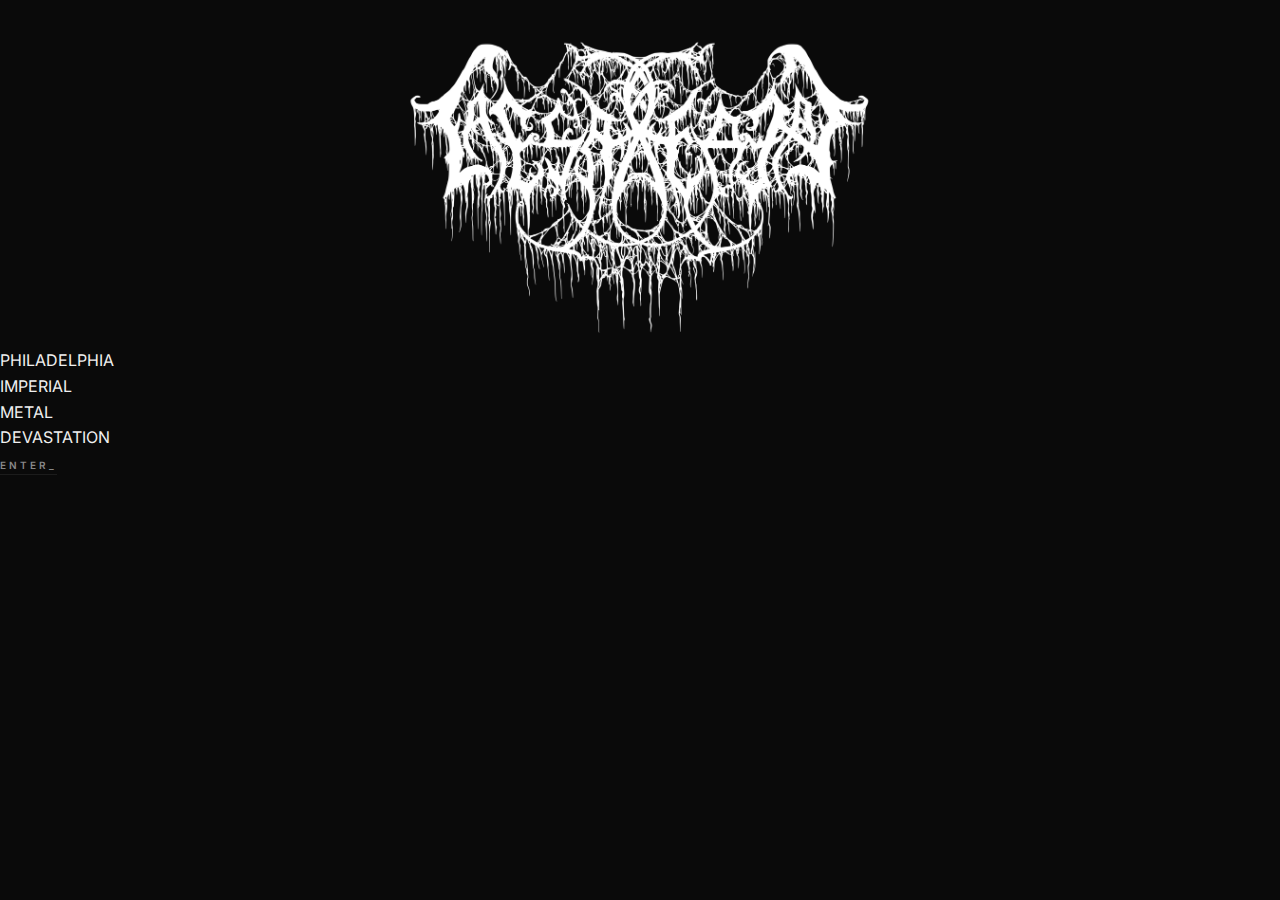
<file: index.html>
<!DOCTYPE html>
<html lang="en">
<head>
    <meta charset="UTF-8">
    <meta name="viewport" content="width=device-width, initial-scale=1.0">
    <meta name="description" content="CAESAREAN — Philadelphia death metal.">
    <title>CAESAREAN</title>
    <link rel="preconnect" href="https://fonts.googleapis.com">
    <link rel="preconnect" href="https://fonts.gstatic.com" crossorigin>
    <link href="https://fonts.googleapis.com/css2?family=Share+Tech+Mono&display=swap" rel="stylesheet">
    <link rel="stylesheet" href="styles.css">
    <link rel="icon" type="image/png" sizes="32x32" href="favicon_32.png">
    <!-- Privacy-friendly analytics by Plausible -->
    <script async src="https://plausible.io/js/pa-NxrS-ZBB3CydIa5kbqjEk.js"></script>
    <script>
      window.plausible=window.plausible||function(){(plausible.q=plausible.q||[]).push(arguments)},plausible.init=plausible.init||function(i){plausible.o=i||{}};
      plausible.init()
    </script>
</head>
<body class="splash-body">
    <a href="main.html" class="splash-logo">
        <img src="logo.png" alt="Caesarean">
    </a>
    <p class="splash-sub splash-statement">PHILADELPHIA<br>IMPERIAL<br>METAL<br>DEVASTATION</p>
    <a href="main.html" class="splash-enter">Enter<span class="cursor">_</span></a>
</body>
</html>
</file>
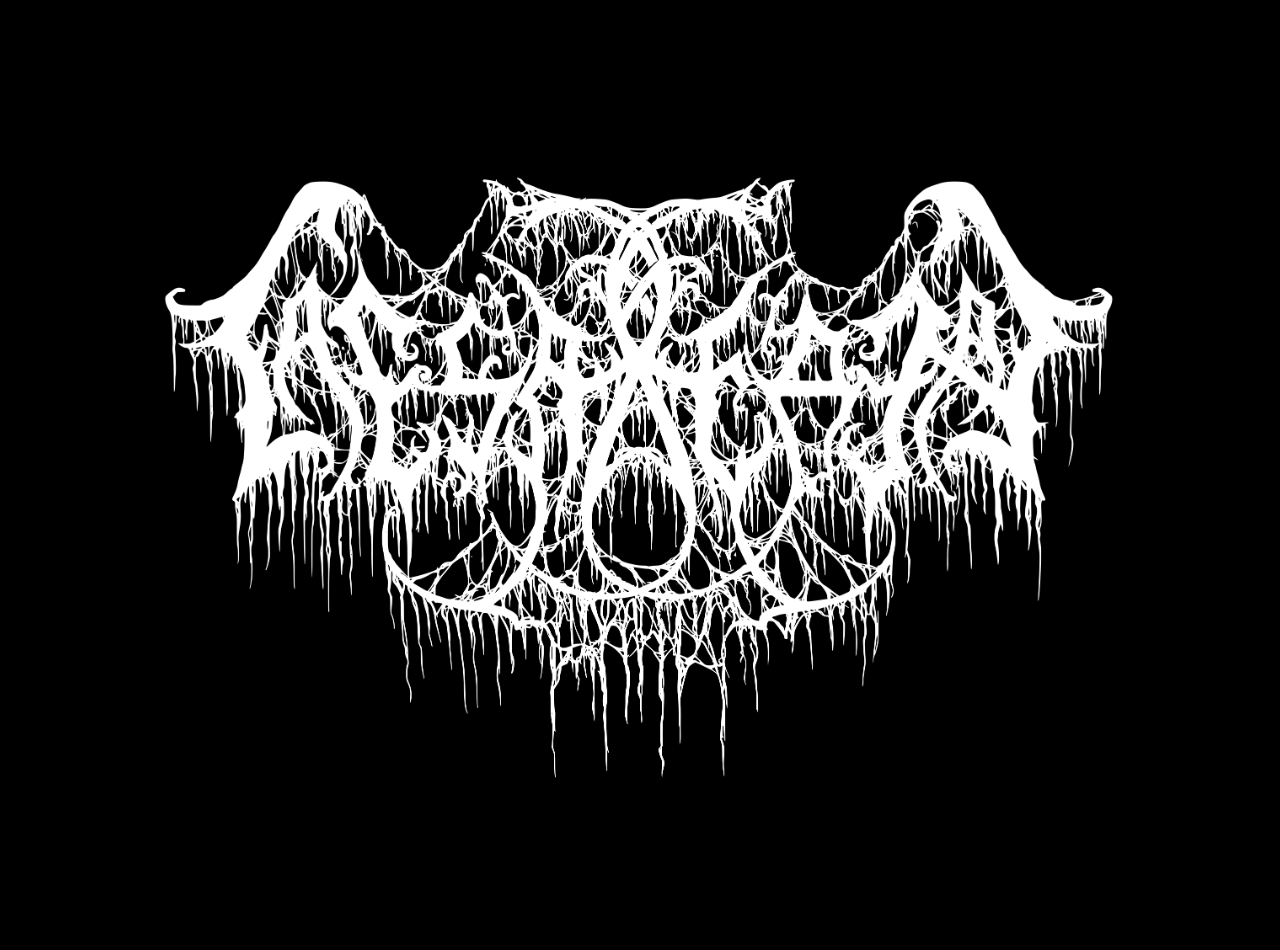
<file: Home.html>
<!DOCTYPE html>
<html lang="en">
<head>
    <meta charset="UTF-8">
    <meta name="viewport" content="width=device-width, initial-scale=1.0">
    <title>CAESAREAN</title>
    <style>
        html, body {
            height: 100%;
            margin: 0;
            background-color: black; /* Sets the background color to black */
            color: white; /* Sets the text color to white */
        }
        body {
            display: flex;
            flex-direction: column;
            align-items: center;
            justify-content: center;
            min-height: 100vh;
            padding-bottom: 50px; /* Adjust based on footer height */
        }
        footer {
            position: absolute;
            bottom: 0;
            width: 100%;
            text-align: center;
            padding: 20px;
        }
        img {
            max-width: 100%;
            max-height: 80vh; /* Adjust to ensure footer visibility */
            height: auto;
        }
        a {
            color: white; /* Ensures links are also white */
        }
    </style>
</head>
<body>
    <img src="caesarean logo wb.png" alt="Caesarean Logo">
</body>
</html>
</file>
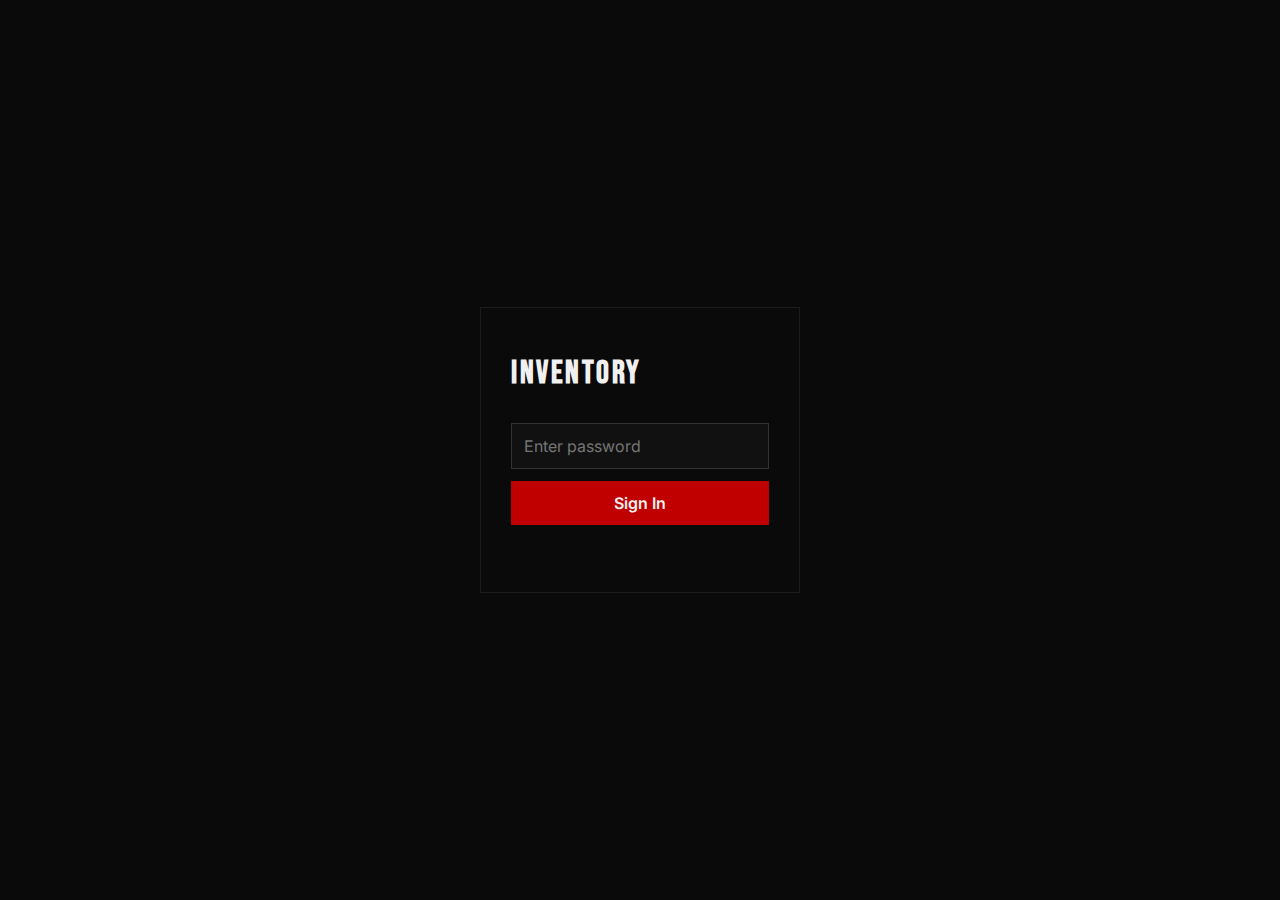
<file: inventory.html>
<!DOCTYPE html>
<html lang="en">
<head>
  <meta charset="UTF-8">
  <meta name="viewport" content="width=device-width, initial-scale=1">
  <title>CAESAREAN — Inventory</title>
  <link href="https://fonts.googleapis.com/css2?family=Bebas+Neue&family=Inter:wght@400;600&display=swap" rel="stylesheet">
  <style>
    * { margin: 0; padding: 0; box-sizing: border-box; }
    body {
      background: #0a0a0a;
      color: #f0f0f0;
      font-family: 'Inter', sans-serif;
      line-height: 1.6;
      padding: 20px;
    }
    .container { max-width: 600px; margin: 0 auto; }

    /* Login */
    .login-screen {
      display: flex;
      align-items: center;
      justify-content: center;
      min-height: 100vh;
      position: fixed;
      inset: 0;
      background: #0a0a0a;
      z-index: 1000;
    }
    .login-screen.hidden { display: none; }
    .login-box {
      width: 100%;
      max-width: 320px;
      border: 1px solid #1c1c1c;
      padding: 40px 30px;
    }
    .login-box h2 {
      font-family: 'Bebas Neue', sans-serif;
      font-size: 2rem;
      letter-spacing: 0.08em;
      margin-bottom: 24px;
    }
    .login-box input {
      width: 100%;
      background: #111;
      border: 1px solid #333;
      color: #f0f0f0;
      padding: 12px;
      font-size: 1rem;
      margin-bottom: 12px;
      font-family: 'Inter', sans-serif;
    }
    .login-box input:focus { outline: none; border-color: #555; }
    .login-box button {
      width: 100%;
      background: #c00000;
      border: none;
      color: #f0f0f0;
      padding: 12px;
      font-size: 1rem;
      font-weight: 600;
      cursor: pointer;
      font-family: 'Inter', sans-serif;
    }
    .login-box button:hover { background: #a00000; }
    .login-box button:disabled { opacity: 0.6; cursor: not-allowed; }
    .login-error {
      color: #c00000;
      font-size: 0.85rem;
      margin-top: 10px;
      min-height: 1.2em;
    }

    /* App */
    .app-screen { display: none; }
    .app-screen.visible { display: block; }

    header { text-align: center; margin-bottom: 40px; padding-top: 20px; }
    h1 {
      font-family: 'Bebas Neue', sans-serif;
      font-size: 2.5rem;
      letter-spacing: 0.08em;
    }
    .subtitle { color: #666; font-size: 0.85rem; }

    .status {
      background: #1c1c1c;
      border: 1px solid #333;
      padding: 10px 16px;
      font-size: 0.85rem;
      margin-bottom: 24px;
      color: #888;
    }
    .status.synced { color: #5dd95d; border-color: #2a5a2a; }
    .status.syncing { color: #f0c040; border-color: #5a4a10; }
    .status.error { color: #c00000; border-color: #5a1010; }

    .product-card {
      background: #111;
      border: 1px solid #1c1c1c;
      padding: 20px;
      margin-bottom: 12px;
    }
    .product-name { font-weight: 600; margin-bottom: 12px; }
    .quantity-row {
      display: flex;
      align-items: center;
      gap: 16px;
    }
    .quantity-number {
      font-family: 'Bebas Neue', sans-serif;
      font-size: 2.5rem;
      line-height: 1;
      min-width: 60px;
    }
    .quantity-number.low { color: #c00000; }
    .controls { display: flex; gap: 8px; }
    .controls button {
      background: #1c1c1c;
      border: 1px solid #333;
      color: #f0f0f0;
      width: 40px;
      height: 40px;
      font-size: 1.2rem;
      cursor: pointer;
      font-family: 'Inter', sans-serif;
      display: flex;
      align-items: center;
      justify-content: center;
    }
    .controls button:hover { background: #333; }
    .controls button.subtract { color: #ff6666; }
    .controls button.subtract:hover { background: #3a1010; border-color: #c00000; }
    .controls button.add { color: #5dd95d; }
    .controls button.add:hover { background: #102a10; border-color: #5dd95d; }
    .controls button:disabled { opacity: 0.3; cursor: not-allowed; }
    .last-updated { font-size: 0.75rem; color: #444; margin-top: 8px; }

    .footer-actions { margin-top: 32px; display: flex; flex-direction: column; gap: 10px; }
    .logout-btn {
      width: 100%;
      background: #1c1c1c;
      border: 1px solid #333;
      color: #888;
      padding: 10px;
      cursor: pointer;
      font-family: 'Inter', sans-serif;
      font-size: 0.9rem;
    }
    .logout-btn:hover { background: #333; color: #f0f0f0; }
    .last-sync { text-align: center; color: #333; font-size: 0.75rem; margin-top: 16px; }
  </style>
</head>
<body>

<!-- Login -->
<div class="login-screen" id="loginScreen">
  <div class="login-box">
    <h2>Inventory</h2>
    <input type="password" id="passwordInput" placeholder="Enter password" autocomplete="current-password">
    <button id="loginBtn" onclick="handleLogin()">Sign In</button>
    <div class="login-error" id="loginError"></div>
  </div>
</div>

<!-- App -->
<div class="app-screen" id="appScreen">
  <div class="container">
    <header>
      <h1>Inventory</h1>
      <p class="subtitle">CAESAREAN</p>
    </header>

    <div class="status" id="status">Connecting...</div>

    <div id="inventoryGrid"></div>

    <div class="footer-actions">
      <button class="logout-btn" onclick="handleLogout()">Sign Out</button>
    </div>
    <div class="last-sync">Last synced: <span id="lastSynced">—</span></div>
  </div>
</div>

<script>
  const SUPABASE_URL = 'https://hgrhtrwgrauwjguahvjv.supabase.co';
  const SUPABASE_ANON_KEY = 'eyJhbGciOiJIUzI1NiIsInR5cCI6IkpXVCJ9.eyJpc3MiOiJzdXBhYmFzZSIsInJlZiI6Imhncmh0cndncmF1d2pndWFodmp2Iiwicm9sZSI6ImFub24iLCJpYXQiOjE3NzUyNzk4MDgsImV4cCI6MjA5MDg1NTgwOH0.0ywVMVVYqwQxehNDFRsPs2PYRVBrndZxz6ZnYl6g1b0';

  // SHA-256 hash of the admin password — password itself is never stored here
  // To generate: run in browser console: hashPassword('yourpassword').then(console.log)
  // Current hash is for the INVENTORY_PASSWORD value in your Netlify env vars
  const PASSWORD_HASH = '8825e76530f87ff5c737b3254c6936bc0a90bba3a10a91bbba739268208d378a';

  let supabase = null;
  let inventory = {};

  async function hashPassword(password) {
    const encoder = new TextEncoder();
    const data = encoder.encode(password);
    const hashBuffer = await crypto.subtle.digest('SHA-256', data);
    const hashArray = Array.from(new Uint8Array(hashBuffer));
    return hashArray.map(b => b.toString(16).padStart(2, '0')).join('');
  }

  async function initSupabase() {
    if (supabase) return supabase;
    const { createClient } = await import('https://cdn.jsdelivr.net/npm/@supabase/supabase-js@2/+esm');
    supabase = createClient(SUPABASE_URL, SUPABASE_ANON_KEY);
    return supabase;
  }

  async function handleLogin() {
    const password = document.getElementById('passwordInput').value;
    const btn = document.getElementById('loginBtn');
    const errorEl = document.getElementById('loginError');

    if (!password) return;

    btn.textContent = 'Signing in...';
    btn.disabled = true;
    errorEl.textContent = '';

    const hash = await hashPassword(password);

    if (hash === PASSWORD_HASH) {
      sessionStorage.setItem('inv_auth', hash);
      showApp();
    } else {
      btn.textContent = 'Sign In';
      btn.disabled = false;
      errorEl.textContent = 'Incorrect password';
      document.getElementById('passwordInput').value = '';
    }
  }

  function handleLogout() {
    sessionStorage.removeItem('inv_auth');
    location.reload();
  }

  function showApp() {
    document.getElementById('loginScreen').classList.add('hidden');
    document.getElementById('appScreen').classList.add('visible');
    initializeApp();
  }

  async function initializeApp() {
    setStatus('Connecting to Supabase...', 'syncing');
    try {
      await initSupabase();
      await loadInventory();
      subscribeToChanges();
      setStatus('Connected', 'synced');
    } catch (err) {
      setStatus('Connection error: ' + err.message, 'error');
    }
  }

  async function loadInventory() {
    const { data, error } = await supabase
      .from('inventory')
      .select('product, quantity')
      .order('product');
    if (error) throw error;
    inventory = {};
    data.forEach(row => { inventory[row.product] = row.quantity; });
    renderInventory();
    updateLastSynced();
  }

  function subscribeToChanges() {
    supabase.channel('inventory_changes')
      .on('postgres_changes', { event: '*', schema: 'public', table: 'inventory' }, payload => {
        if (payload.new) {
          inventory[payload.new.product] = payload.new.quantity;
          renderInventory();
          updateLastSynced();
        }
      })
      .subscribe();
  }

  const PRODUCTS = [
    { id: 'cd',        label: 'CD — Wretched Decrepitude' },
    { id: 'shirt-XL',  label: 'T-Shirt — XL' },
    { id: 'shirt-2XL', label: 'T-Shirt — 2XL' },
    { id: 'shirt-3XL', label: 'T-Shirt — 3XL' },
  ];

  function renderInventory() {
    const grid = document.getElementById('inventoryGrid');
    grid.innerHTML = '';
    PRODUCTS.forEach(p => {
      const qty = inventory[p.id] !== undefined ? inventory[p.id] : '?';
      const isLow = typeof qty === 'number' && qty < 3;
      const card = document.createElement('div');
      card.className = 'product-card';
      card.innerHTML =
        '<div class="product-name">' + p.label + '</div>' +
        '<div class="quantity-row">' +
          '<div class="quantity-number' + (isLow ? ' low' : '') + '">' + qty + '</div>' +
          '<div class="controls">' +
            '<button class="subtract" onclick="updateInventory(\'' + p.id + '\', -1)" ' + (qty <= 0 ? 'disabled' : '') + '>&#8722;</button>' +
            '<button class="add" onclick="updateInventory(\'' + p.id + '\', 1)">+</button>' +
          '</div>' +
        '</div>' +
        '<div class="last-updated" id="ts-' + p.id + '"></div>';
      grid.appendChild(card);
    });
  }

  async function updateInventory(product, delta) {
    const current = inventory[product] || 0;
    const newQty = Math.max(0, current + delta);
    setStatus('Saving...', 'syncing');
    try {
      // 1. Send update to Supabase
      const { error: updateError } = await supabase
        .from('inventory')
        .update({ quantity: newQty, updated_at: new Date().toISOString() })
        .eq('product', product);

      if (updateError) throw updateError;

      // 2. Fetch the current value from database to confirm
      const { data: fetchedData, error: fetchError } = await supabase
        .from('inventory')
        .select('quantity')
        .eq('product', product)
        .single();

      if (fetchError) throw fetchError;

      // 3. Set inventory to the actual value from database
      const confirmedQty = fetchedData?.quantity !== undefined ? fetchedData.quantity : newQty;
      inventory[product] = confirmedQty;

      console.log(`✓ Updated ${product}: ${confirmedQty}`);

      // 4. Render and show confirmation
      renderInventory();
      const ts = document.getElementById('ts-' + product);
      if (ts) ts.textContent = 'Updated ' + new Date().toLocaleTimeString();
      setStatus('Saved', 'synced');
    } catch (err) {
      // 5. Log error and show in UI
      console.error(`✗ Failed to update ${product}:`, err);
      console.error('Error details:', {
        message: err.message,
        code: err.code,
        details: err.details
      });
      setStatus('Save failed: ' + err.message, 'error');
    }
  }

  function setStatus(text, type) {
    const el = document.getElementById('status');
    el.textContent = text;
    el.className = 'status ' + (type || '');
  }

  function updateLastSynced() {
    document.getElementById('lastSynced').textContent = new Date().toLocaleTimeString();
  }

  // Allow Enter key on login
  document.getElementById('passwordInput').addEventListener('keydown', e => {
    if (e.key === 'Enter') handleLogin();
  });

  // Resume session if already authenticated this session
  if (sessionStorage.getItem('inv_auth') === PASSWORD_HASH && PASSWORD_HASH !== '__REPLACE_WITH_HASH__') {
    showApp();
  }
</script>
</body>
</html>
</file>
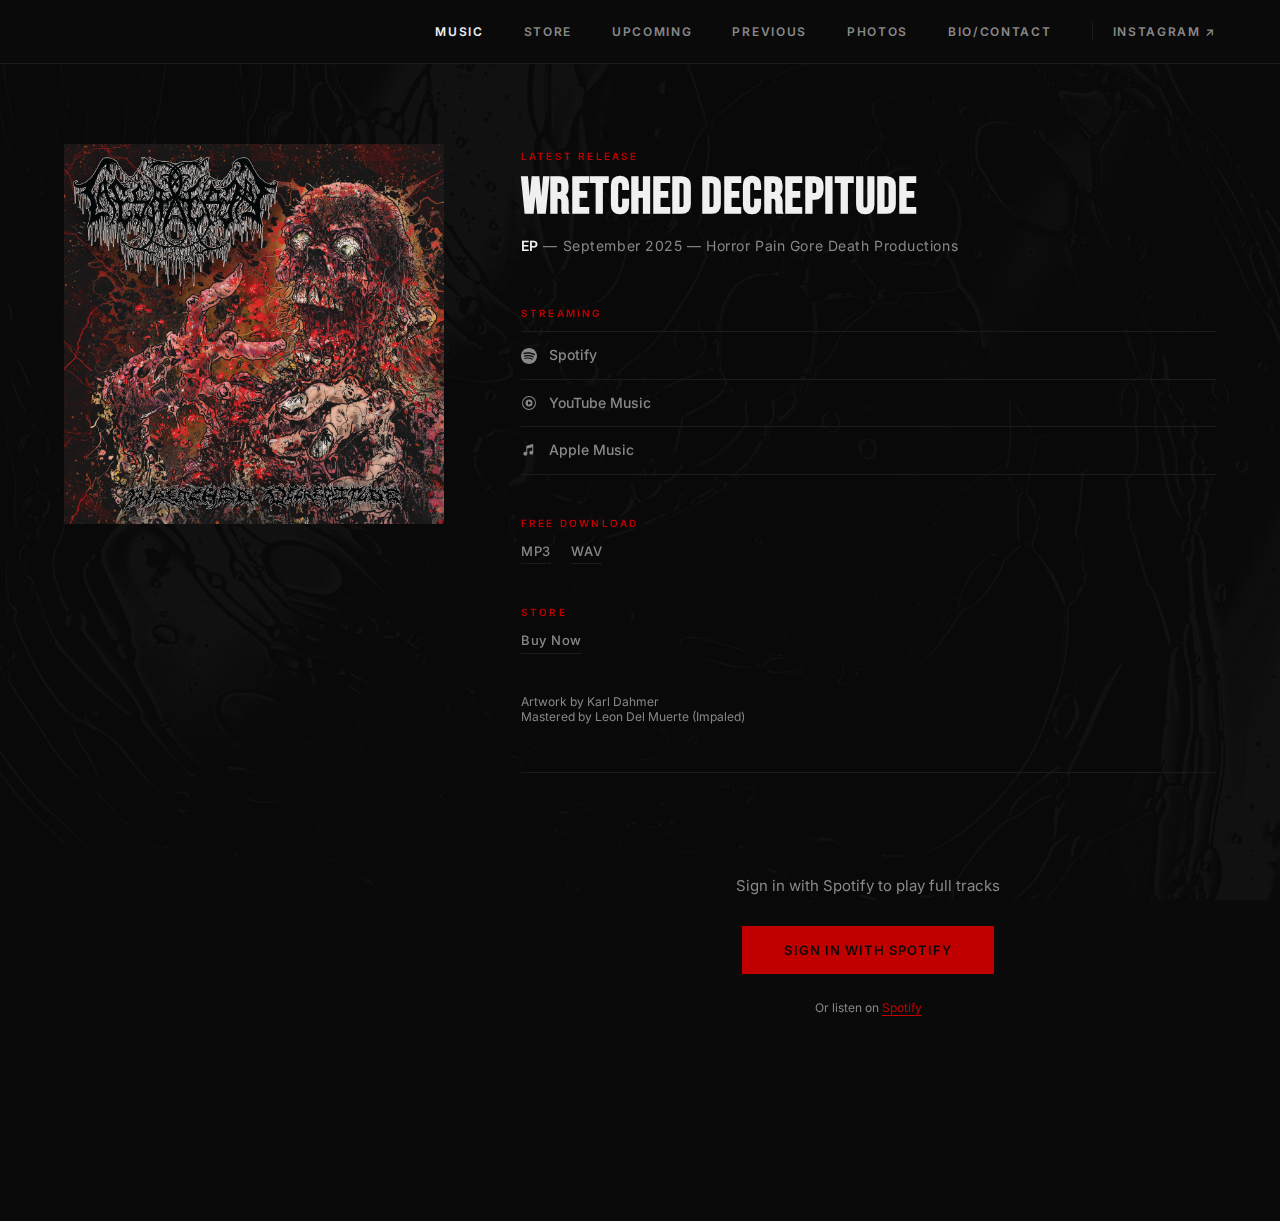
<file: main.html>
<!DOCTYPE html>
<html lang="en">
<head>
  <meta charset="UTF-8">
  <meta name="viewport" content="width=device-width, initial-scale=1.0">
  <meta name="description" content="CAESAREAN — Wretched Decrepitude EP out now via Horror Pain Gore Death Productions.">
  <title>CAESAREAN — Music</title>
  <link rel="preconnect" href="https://fonts.googleapis.com">
  <link rel="preconnect" href="https://fonts.gstatic.com" crossorigin>
  <link href="https://fonts.googleapis.com/css2?family=Bebas+Neue&family=Inter:wght@300;400;500;600&display=swap" rel="stylesheet">
  <link rel="stylesheet" href="css/styles.css">
  <link rel="stylesheet" href="css/player.css">
  <link rel="icon" href="assets/images/favicon.ico?v=2">
  <link rel="apple-touch-icon" href="assets/images/logo.png">
  <script data-goatcounter="https://caesarean.goatcounter.com/count" async src="//gc.zgo.at/count.js"></script>
</head>
<body>

<svg aria-hidden="true" style="position:absolute;width:0;height:0;overflow:hidden">
  <symbol id="icon-spotify" viewBox="0 0 24 24">
    <path fill="currentColor" d="M12 0C5.372 0 0 5.372 0 12s5.372 12 12 12 12-5.372 12-12S18.628 0 12 0Zm5.503 17.305a.748.748 0 0 1-1.029.248c-2.82-1.723-6.37-2.113-10.552-1.158a.75.75 0 0 1-.334-1.462c4.579-1.046 8.512-.6 11.669 1.33a.75.75 0 0 1 .246 1.042Zm1.469-3.267a.938.938 0 0 1-1.288.31c-3.228-1.984-8.148-2.56-11.966-1.399a.937.937 0 1 1-.546-1.793c4.36-1.323 10.282-.682 13.493 1.497a.937.937 0 0 1 .307 1.385Zm.126-3.4C15.226 8.337 8.84 8.126 5.193 9.233a1.125 1.125 0 1 1-.653-2.153c4.188-1.27 11.152-1.024 15.704 1.68a1.125 1.125 0 1 1-1.146 1.878Z"/>
  </symbol>
  <symbol id="icon-youtube-music" viewBox="0 0 24 24">
    <path fill="currentColor" d="M12 1.5A10.5 10.5 0 1 0 22.5 12 10.512 10.512 0 0 0 12 1.5Zm0 19.5A9 9 0 1 1 21 12a9.01 9.01 0 0 1-9 9Zm0-14.25A5.25 5.25 0 1 0 17.25 12 5.256 5.256 0 0 0 12 6.75Zm-1.5 8.25v-6l5.25 3Z"/>
  </symbol>
  <symbol id="icon-apple-music" viewBox="0 0 24 24">
    <path fill="currentColor" d="M17.928 3.084c-2.073.4-6.198 1.55-8.98 2.397a1.5 1.5 0 0 0-1.063 1.434v8.11a2.875 2.875 0 1 0 1.5 2.52V9.833l7.5-1.944v5.636a2.875 2.875 0 1 0 1.5 2.52V4.556a1.5 1.5 0 0 0-1.457-1.472Z"/>
  </symbol>
</svg>

<header class="nav" id="nav">
  <nav class="nav-links" id="nav-links">
    <a href="main.html" class="active">Music</a>
    <a href="store.html">Store</a>
    <a href="upcoming.html">Upcoming</a>
    <a href="previous.html">Previous</a>
    <a href="photos.html">Photos</a>
    <a href="bio.html">Bio/Contact</a>
    <a href="https://www.instagram.com/caesarean215/" target="_blank" rel="noopener noreferrer" class="nav-ig">Instagram ↗</a>
  </nav>
  <button class="nav-toggle" id="nav-toggle" aria-label="Open menu">
    <svg viewBox="0 0 24 24"><line x1="3" y1="6" x2="21" y2="6"/><line x1="3" y1="12" x2="21" y2="12"/><line x1="3" y1="18" x2="21" y2="18"/></svg>
  </button>
</header>

<div class="music-page">
  <div class="container">

    <div class="music-hero">
      <div class="music-cover">
        <img src="assets/images/WD Cover Digital.png" alt="Wretched Decrepitude EP Cover">
      </div>

      <div class="music-info">
        <span class="link-block-label">Latest Release</span>
        <h1 class="music-title">Wretched Decrepitude</h1>
        <p class="music-meta"><strong>EP</strong> &mdash; September 2025 &mdash; <a href="https://shop.horrorpaingoredeath.com/collections/caesarean-wretched-decrepitude" target="_blank" rel="noopener noreferrer">Horror Pain Gore Death Productions</a></p>

        <div class="link-block">
          <span class="link-block-label">Streaming</span>
          <a href="https://open.spotify.com/artist/1Hj0CVZLl2A9P32hvbsgwE" target="_blank" rel="noopener noreferrer" class="music-link">
            <svg class="stream-icon" aria-hidden="true"><use href="#icon-spotify"></use></svg>
            Spotify
          </a>
          <a href="https://music.youtube.com/channel/UC9z125QOcApu1g_4puTTS8w" target="_blank" rel="noopener noreferrer" class="music-link">
            <svg class="stream-icon" aria-hidden="true"><use href="#icon-youtube-music"></use></svg>
            YouTube Music
          </a>
          <a href="https://music.apple.com/us/artist/caesarean/1770907590" target="_blank" rel="noopener noreferrer" class="music-link">
            <svg class="stream-icon" aria-hidden="true"><use href="#icon-apple-music"></use></svg>
            Apple Music
          </a>
        </div>

        <div class="link-block">
          <span class="link-block-label">Free Download</span>
          <div class="dl-links">
            <a href="https://www.mediafire.com/file/aaqojibdebb8tk4/Caesarean_-_Wretched_Decrepitude_%2528mp3%2529.zip/file" target="_blank" rel="noopener noreferrer" class="dl-link">MP3</a>
            <a href="https://www.mediafire.com/file/uqxs6emwlqmtp4l/Caesarean_-_Wretched_Decrepitude_%2528WAV%2529.zip/file" target="_blank" rel="noopener noreferrer" class="dl-link">WAV</a>
          </div>
        </div>

        <div class="link-block">
          <span class="link-block-label">Store</span>
          <div class="dl-links">
            <a href="store.html" class="dl-link">Buy Now</a>
          </div>
        </div>

        <p class="album-note">Artwork by Karl Dahmer</p>
        <p class="album-note">Mastered by Leon Del Muerte (Impaled)</p>

        <div class="spotify-wrap" id="spotify-player">
          <!-- Player will be initialized here by player.js -->
          <div class="player-wrapper">
            <div class="player-track-info">
              <h2 class="player-track-name" id="player-track-name">Loading...</h2>
              <p class="player-artist-name" id="player-artist-name">CAESAREAN</p>
            </div>

            <div class="player-progress-section">
              <div class="player-progress-container" id="player-progress-container">
                <div class="player-progress" id="player-progress"></div>
              </div>
              <div class="player-time" id="player-time">0:00 / 0:00</div>
            </div>

            <div class="player-controls">
              <div class="player-buttons">
                <button class="player-btn" id="player-prev-btn" aria-label="Previous track" title="Previous">⏮</button>
                <button class="player-btn" id="player-play-btn" aria-label="Play" aria-pressed="false" title="Play/Pause">▶</button>
                <button class="player-btn" id="player-next-btn" aria-label="Next track" title="Next">⏭</button>
              </div>

              <div class="player-volume-control">
                <span class="volume-icon" title="Volume">🔊</span>
                <input type="range" id="player-volume" class="player-volume" min="0" max="100" value="50" aria-label="Volume">
              </div>
            </div>

            <button class="player-play-album" id="player-play-album-btn">Play Album</button>
          </div>
        </div>
      </div>
    </div>

  </div>
</div>

<script>
  const toggle = document.getElementById('nav-toggle');
  const links = document.getElementById('nav-links');
  toggle.addEventListener('click', () => links.classList.toggle('open'));
  links.querySelectorAll('a').forEach(a => a.addEventListener('click', () => links.classList.remove('open')));
</script>

<script src="js/player.js"></script>

</body>
</html>
</file>
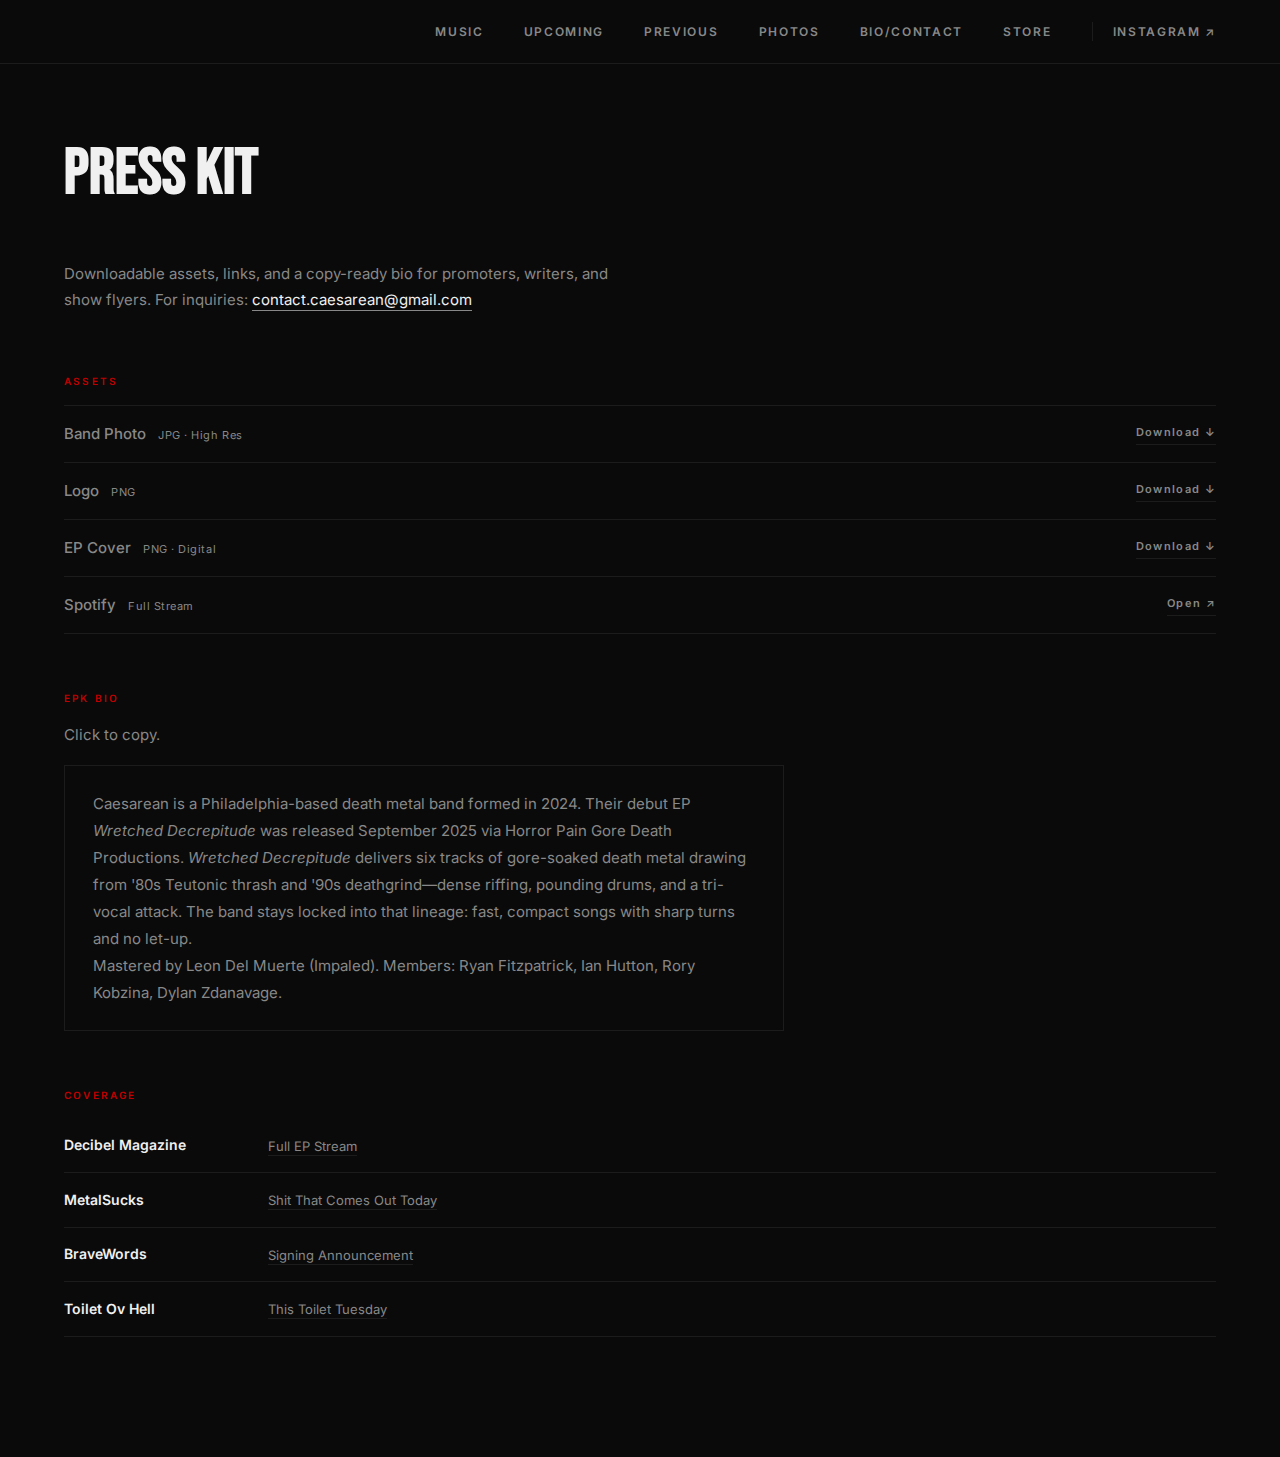
<file: press.html>
<!DOCTYPE html>
<html lang="en">
<head>
  <meta charset="UTF-8">
  <meta name="viewport" content="width=device-width, initial-scale=1.0">
  <meta name="description" content="CAESAREAN — Press kit and downloadable assets.">
  <title>CAESAREAN — Press Kit</title>
  <link rel="preconnect" href="https://fonts.googleapis.com">
  <link rel="preconnect" href="https://fonts.gstatic.com" crossorigin>
  <link href="https://fonts.googleapis.com/css2?family=Bebas+Neue&family=Inter:wght@300;400;500;600&display=swap" rel="stylesheet">
  <link rel="stylesheet" href="styles.css">
  <link rel="icon" href="favicon.ico?v=2">
  <link rel="apple-touch-icon" href="logo.png">
  <script data-goatcounter="https://caesarean.goatcounter.com/count" async src="//gc.zgo.at/count.js"></script>
</head>
<body>

<header class="nav" id="nav">
  <nav class="nav-links" id="nav-links">
    <a href="main.html">Music</a>
    <a href="upcoming.html">Upcoming</a>
    <a href="previous.html">Previous</a>
    <a href="photos.html">Photos</a>
    <a href="bio.html">Bio/Contact</a>
    <a href="store.html">Store</a>
    <a href="https://www.instagram.com/caesarean215/" target="_blank" rel="noopener noreferrer" class="nav-ig">Instagram ↗</a>
  </nav>
  <button class="nav-toggle" id="nav-toggle" aria-label="Open menu">
    <svg viewBox="0 0 24 24"><line x1="3" y1="6" x2="21" y2="6"/><line x1="3" y1="12" x2="21" y2="12"/><line x1="3" y1="18" x2="21" y2="18"/></svg>
  </button>
</header>

<div class="press-page">
  <div class="container">

    <h1 class="page-heading">Press Kit</h1>
    <p class="press-intro">Downloadable assets, links, and a copy-ready bio for promoters, writers, and show flyers. For inquiries: <a href="mailto:contact.caesarean@gmail.com" class="press-email-link">contact.caesarean@gmail.com</a></p>

    <span class="press-section-label">Assets</span>

    <a href="20250124_Caesarean_Milkboy_BW_DC4A1622_R.jpg" download class="press-asset press-asset-link">
      <span class="press-asset-name">Band Photo <span class="meta">JPG &middot; High Res</span></span>
      <span class="press-dl">Download ↓</span>
    </a>
    <a href="logo.png" download class="press-asset press-asset-link">
      <span class="press-asset-name">Logo <span class="meta">PNG</span></span>
      <span class="press-dl">Download ↓</span>
    </a>
    <a href="WD Cover Digital.png" download class="press-asset press-asset-link">
      <span class="press-asset-name">EP Cover <span class="meta">PNG &middot; Digital</span></span>
      <span class="press-dl">Download ↓</span>
    </a>
    <a href="https://open.spotify.com/album/0RLVNjnrScuDTnNSZgn3kN" target="_blank" rel="noopener noreferrer" class="press-asset press-asset-link">
      <span class="press-asset-name">Spotify <span class="meta">Full Stream</span></span>
      <span class="press-dl">Open ↗</span>
    </a>

    <span class="press-section-label">EPK Bio</span>
    <p class="press-intro" style="margin-bottom:16px;">Click to copy.</p>
    <div class="epk-bio" id="epk-bio" title="Click to copy">Caesarean is a Philadelphia-based death metal band formed in 2024. Their debut EP <em>Wretched Decrepitude</em> was released September 2025 via Horror Pain Gore Death Productions. <em>Wretched Decrepitude</em> delivers six tracks of gore-soaked death metal drawing from '80s Teutonic thrash and '90s deathgrind&mdash;dense riffing, pounding drums, and a tri-vocal attack. The band stays locked into that lineage: fast, compact songs with sharp turns and no let-up.<br>
      Mastered by Leon Del Muerte (Impaled). Members: Ryan Fitzpatrick, Ian Hutton, Rory Kobzina, Dylan Zdanavage.</div>

    <span class="press-section-label">Coverage</span>

    <div class="coverage-entry">
      <span class="coverage-pub">Decibel Magazine</span>
      <span class="coverage-link"><a href="https://www.decibelmagazine.com/2025/09/08/full-ep-stream-caesarean-wretched-decrepitude/" target="_blank" rel="noopener noreferrer">Full EP Stream</a></span>
    </div>
    <div class="coverage-entry">
      <span class="coverage-pub">MetalSucks</span>
      <span class="coverage-link"><a href="https://www.metalsucks.net/2025/09/12/sht-that-comes-out-today-september-12-2025/" target="_blank" rel="noopener noreferrer">Shit That Comes Out Today</a></span>
    </div>
    <div class="coverage-entry">
      <span class="coverage-pub">BraveWords</span>
      <span class="coverage-link"><a href="https://bravewords.com/news/caesarean-sign-to-horror-pain-gore-death-productions-wretched-decrepitude-ep-due-in-september-first-single-streaming/" target="_blank" rel="noopener noreferrer">Signing Announcement</a></span>
    </div>
    <div class="coverage-entry">
      <span class="coverage-pub">Toilet Ov Hell</span>
      <span class="coverage-link"><a href="https://toiletovhell.com/this-toilet-tuesday-9-9-25/" target="_blank" rel="noopener noreferrer">This Toilet Tuesday</a></span>
    </div>

  </div>
</div>

<script>
  const toggle = document.getElementById('nav-toggle');
  const links = document.getElementById('nav-links');
  toggle.addEventListener('click', () => links.classList.toggle('open'));
  links.querySelectorAll('a').forEach(a => a.addEventListener('click', () => links.classList.remove('open')));

  // Click to copy EPK bio
  document.getElementById('epk-bio').addEventListener('click', function() {
    const text = this.innerText;
    navigator.clipboard.writeText(text).then(() => {
      const orig = this.style.borderColor;
      this.style.borderColor = '#c00000';
      setTimeout(() => { this.style.borderColor = orig; }, 1000);
    });
  });
</script>

</body>
</html>
</file>
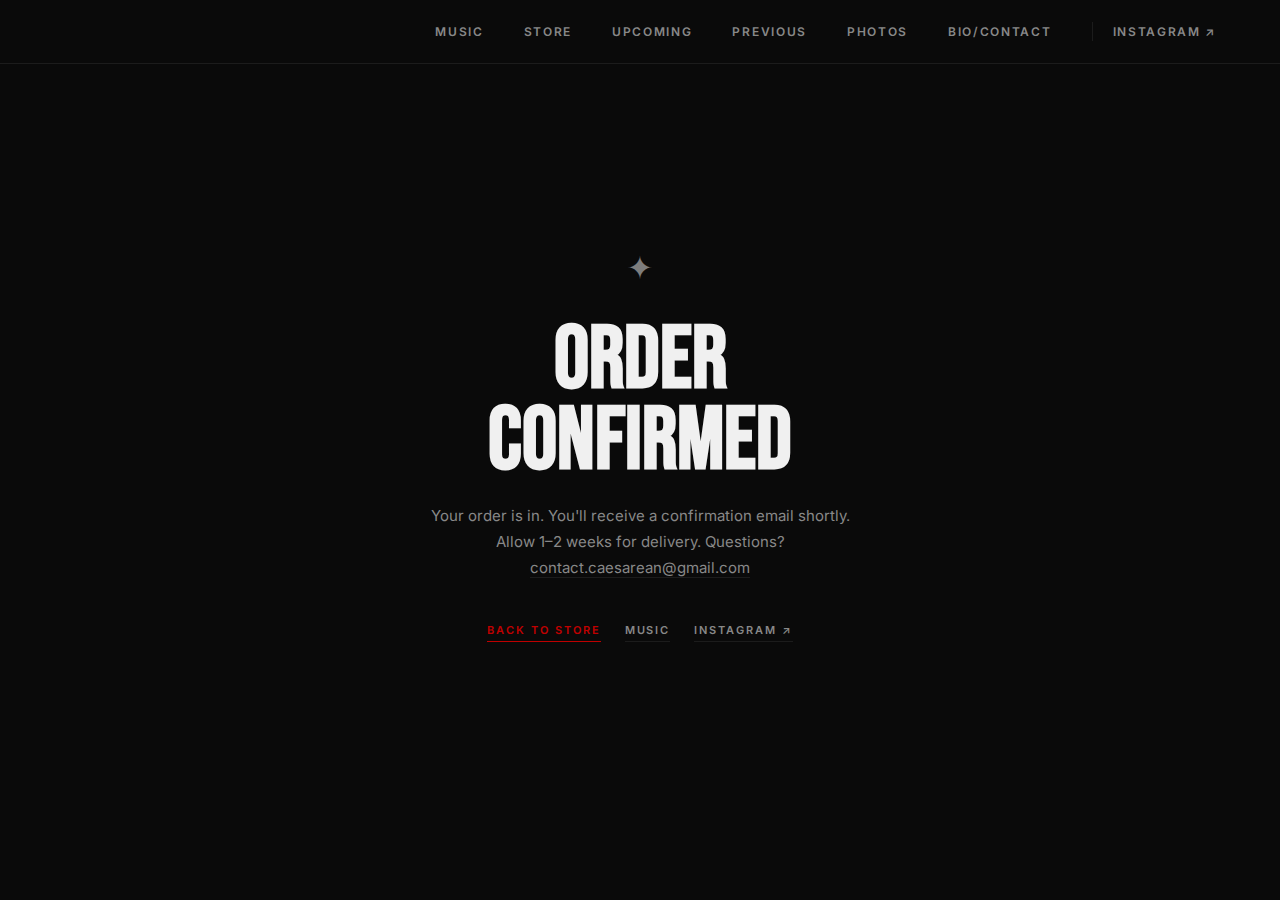
<file: success.html>
<!DOCTYPE html>
<html lang="en">
<head>
  <meta charset="UTF-8">
  <meta name="viewport" content="width=device-width, initial-scale=1.0">
  <meta name="description" content="CAESAREAN — Order confirmed.">
  <title>CAESAREAN — Order Confirmed</title>
  <link rel="preconnect" href="https://fonts.googleapis.com">
  <link rel="preconnect" href="https://fonts.gstatic.com" crossorigin>
  <link href="https://fonts.googleapis.com/css2?family=Bebas+Neue&family=Inter:wght@300;400;500;600&display=swap&v=1" rel="stylesheet">
  <link rel="stylesheet" href="css/styles.css">
  <link rel="icon" href="assets/images/favicon.ico?v=2">
  <link rel="apple-touch-icon" href="assets/images/logo.png">
  <script data-goatcounter="https://caesarean.goatcounter.com/count" async src="//gc.zgo.at/count.js"></script>
  <style>
    .success-page {
      min-height: 100dvh;
      display: flex;
      align-items: center;
      justify-content: center;
      padding: var(--nav-h) var(--gutter) 80px;
    }

    .success-inner {
      max-width: 480px;
      text-align: center;
    }

    .success-mark {
      font-size: 2rem;
      margin-bottom: 28px;
      opacity: 0.5;
    }

    .success-heading {
      font-family: var(--display);
      font-size: clamp(3rem, 8vw, 5.5rem);
      line-height: 0.92;
      color: var(--fg);
      margin-bottom: 20px;
    }

    .success-body {
      font-size: 15px;
      color: var(--fg-dim);
      line-height: 1.75;
      margin-bottom: 40px;
    }

    .success-links {
      display: flex;
      gap: 24px;
      justify-content: center;
      flex-wrap: wrap;
    }

    .success-link {
      font-size: 11px;
      font-weight: 600;
      letter-spacing: 0.18em;
      text-transform: uppercase;
      color: var(--fg-dim);
      border-bottom: 1px solid var(--border);
      padding-bottom: 2px;
      transition: color 0.15s, border-color 0.15s;
    }

    .success-link:hover {
      color: var(--fg);
      border-color: var(--fg-dim);
    }

    .success-link.primary {
      color: var(--red);
      border-color: var(--red);
    }

    .success-link.primary:hover { opacity: 0.75; }
  </style>
</head>
<body>

<header class="nav" id="nav">
  <nav class="nav-links" id="nav-links">
    <a href="main.html">Music</a>
    <a href="store.html">Store</a>
    <a href="upcoming.html">Upcoming</a>
    <a href="previous.html">Previous</a>
    <a href="photos.html">Photos</a>
    <a href="bio.html">Bio/Contact</a>
    <a href="https://www.instagram.com/caesarean215/" target="_blank" rel="noopener noreferrer" class="nav-ig">Instagram ↗</a>
  </nav>
  <button class="nav-toggle" id="nav-toggle" aria-label="Open menu">
    <svg viewBox="0 0 24 24"><line x1="3" y1="6" x2="21" y2="6"/><line x1="3" y1="12" x2="21" y2="12"/><line x1="3" y1="18" x2="21" y2="18"/></svg>
  </button>
</header>

<div class="success-page">
  <div class="success-inner">
    <div class="success-mark">✦</div>
    <h1 class="success-heading">Order Confirmed</h1>
    <p class="success-body">
      Your order is in. You'll receive a confirmation email shortly.
      <br>Allow 1–2 weeks for delivery. Questions?
      <a href="mailto:contact.caesarean@gmail.com" style="color:inherit;border-bottom:1px solid var(--border)">contact.caesarean@gmail.com</a>
    </p>
    <div class="success-links">
      <a href="store.html" class="success-link primary">Back to Store</a>
      <a href="main.html" class="success-link">Music</a>
      <a href="https://www.instagram.com/caesarean215/" target="_blank" rel="noopener noreferrer" class="success-link">Instagram ↗</a>
    </div>
  </div>
</div>

<script>
  // Clear cart on successful order
  localStorage.removeItem('caesarean_cart');
</script>

</body>
</html>
</file>
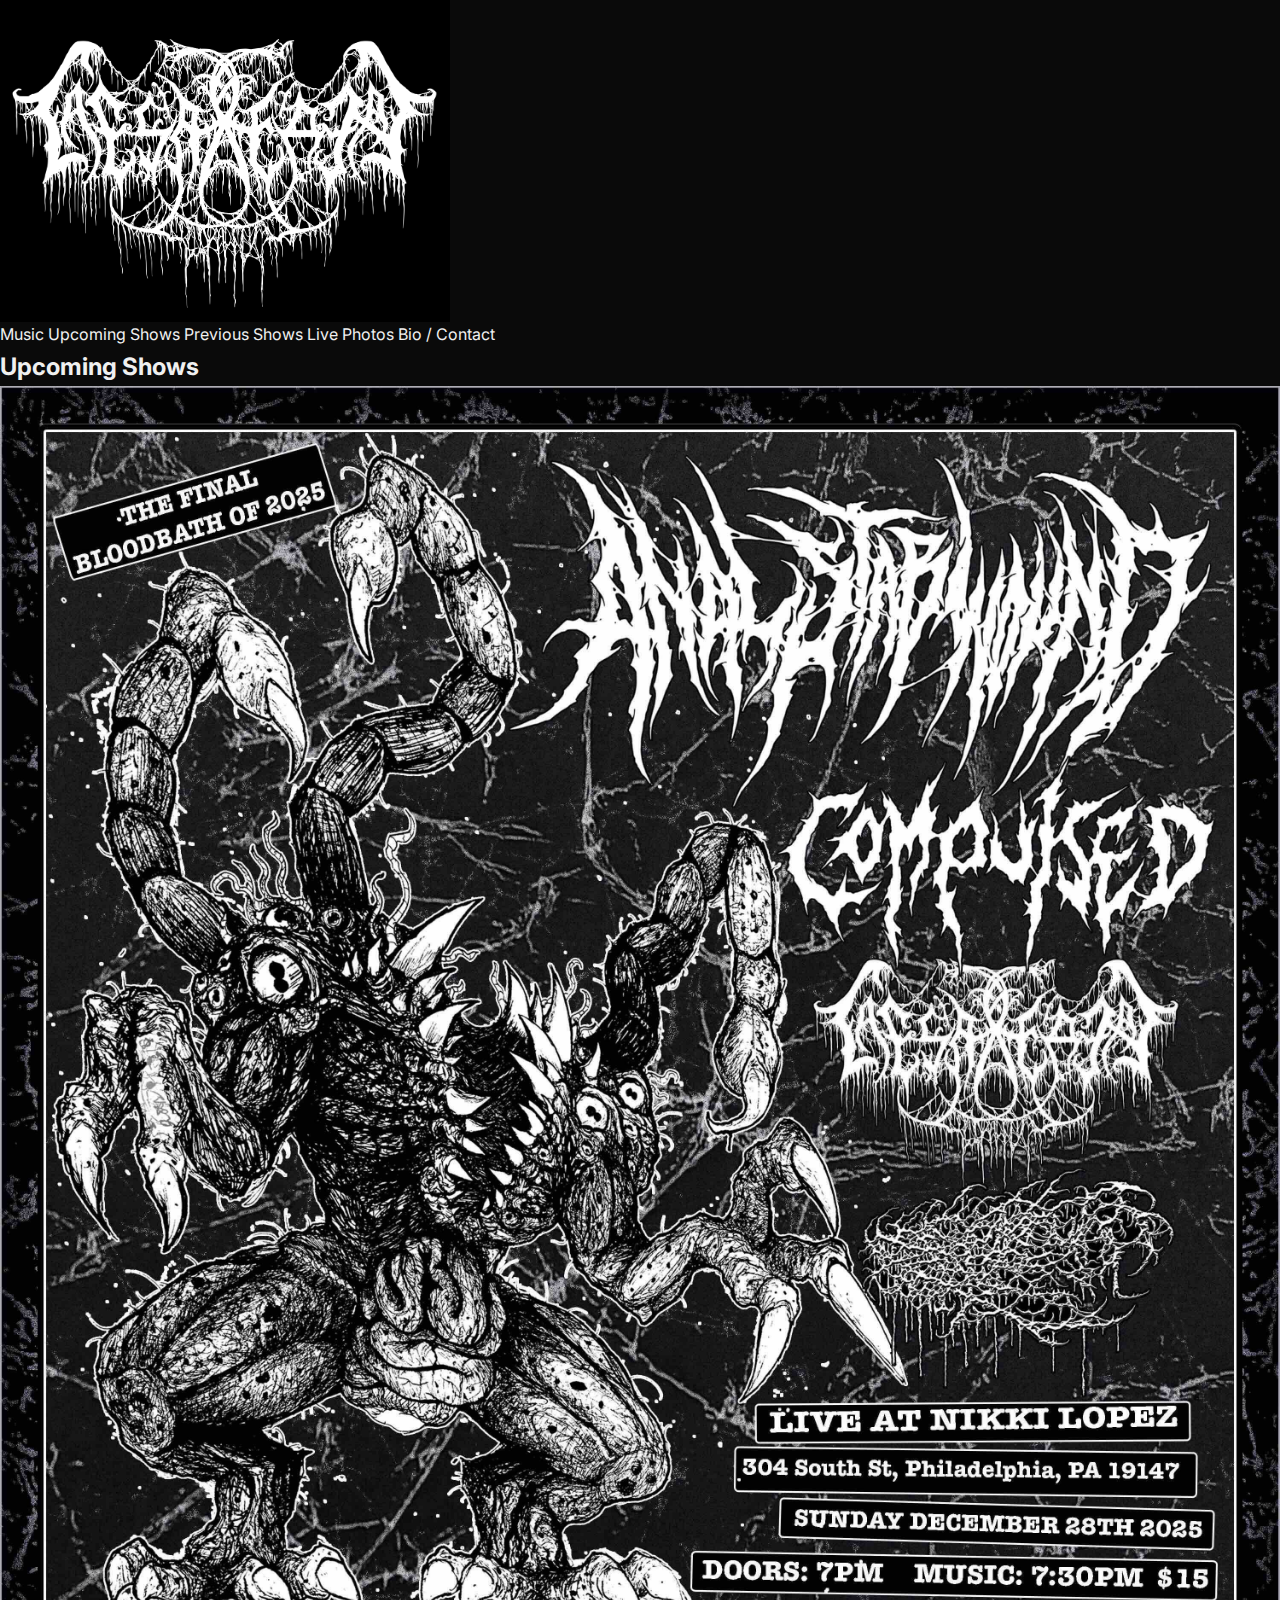
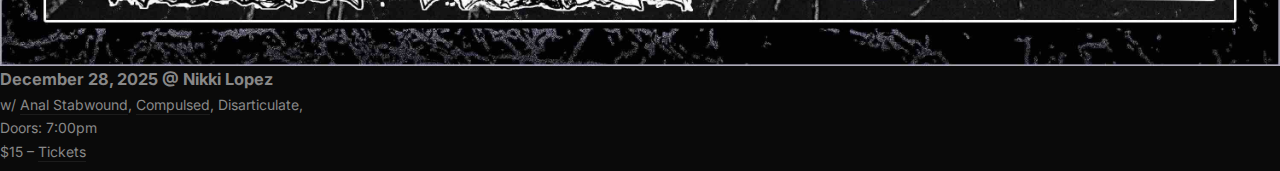
<file: upcoming.html>
<!DOCTYPE html>
<html lang="en">
<head>
    <meta charset="UTF-8">
    <meta name="viewport" content="width=device-width, initial-scale=1.0">
    <title>Upcoming Shows - CAESAREAN</title>
    <link rel="stylesheet" href="styles.css">
</head>
<body>
    <header>
        <a href="main.html"><img src="caesarean logo wb.png" alt="Caesarean Logo" style="width: 450px;"></a>
    </header>    
    <nav>
        <a href="main.html">Music</a>
        <a href="upcoming.html">Upcoming Shows</a>
        <a href="previous.html">Previous Shows</a>
        <a href="photos.html">Live Photos</a>
        <a href="bio.html">Bio / Contact</a>
    </nav>
<section id="upcoming-shows">
    <h2>Upcoming Shows</h2>
    <div class="shows-container">

        <div class="show">
            <a href="ANALSW2025WBORDER.jpg" target="_blank">
                <img src="ANALSW2025WBORDER.jpg" alt="December 28, 2025 Flyer">
            </a>
            <div class="show-info">
                <h3>December 28, 2025 @ Nikki Lopez</h3>
                <p>
                    w/ 
                    <a href="https://www.metal-archives.com/bands/Anal_Stabwound/3540481288" target="_blank">Anal Stabwound</a>, 
                    <a href="https://www.metal-archives.com/bands/Compulsed/3540543423" target="_blank">Compulsed</a>, 
                    Disarticulate, 
                </p>
                    <p>Doors: 7:00pm</p>
                    <p>$15 –
                    <a href="https://www.ticketweb.com/event/anal-stabwound-compulsed-disarticulate-nikki-lopez-philly-tickets/14645113" target="_blank">Tickets</a></p>
            </div>
        </div>

    </div>
</section>
</body>
</html>
</file>
<file: styles.css>
/* ============================================================
   CAESAREAN — Redesign 03-30-26
   Bebas Neue (display) + Inter (body)
   Top nav, full bleed, brutalist/modern
   ============================================================ */

@import url('https://fonts.googleapis.com/css2?family=Bebas+Neue&family=Inter:wght@300;400;500;600&display=swap');

/* ── Reset ── */
*, *::before, *::after { box-sizing: border-box; margin: 0; padding: 0; }
img, video { display: block; max-width: 100%; }
a { color: inherit; text-decoration: none; }
button { background: none; border: none; cursor: pointer; }

/* ── Design tokens ── */
:root {
  --bg:        #0a0a0a;
  --fg:        #f0f0f0;
  --fg-dim:    #888;
  --red:       #c00000;
  --border:    #1c1c1c;
  --nav-h:     64px;
  --display:   'Bebas Neue', 'Arial Narrow', Arial, sans-serif;
  --body:      'Inter', system-ui, -apple-system, sans-serif;
  --container: 1280px;
  --gutter:    clamp(24px, 5vw, 80px);
}

/* ── Base ── */
html { scroll-behavior: smooth; }

body {
  background: var(--bg);
  color: var(--fg);
  font-family: var(--body);
  font-size: 16px;
  line-height: 1.6;
  -webkit-font-smoothing: antialiased;
}

/* ── Nav ── */
.nav {
  position: fixed;
  top: 0;
  left: 0;
  right: 0;
  z-index: 100;
  height: var(--nav-h);
  background: var(--bg);
  border-bottom: 1px solid var(--border);
  display: flex;
  align-items: center;
  justify-content: flex-end;
  padding: 0 var(--gutter);
}

.nav-brand {
  display: flex;
  align-items: center;
  flex-shrink: 0;
}

.nav-logo {
  height: 44px;
  width: auto;
  display: block;
}

/* Text wordmark replaces image logo in nav */
.nav-wordmark {
  font-family: var(--display);
  font-size: 1.45rem;
  letter-spacing: 0.08em;
  color: var(--fg);
  line-height: 1;
  display: block;
}

.nav-links {
  display: flex;
  align-items: center;
  gap: 40px;
}

.nav-links a {
  font-family: var(--body);
  font-size: 12px;
  font-weight: 600;
  letter-spacing: 0.14em;
  text-transform: uppercase;
  color: var(--fg-dim);
  transition: color 0.15s;
}

.nav-links a:hover,
.nav-links a.active {
  color: var(--fg);
}

.nav-links .nav-ig {
  color: var(--fg-dim);
  padding-left: 20px;
  border-left: 1px solid var(--border);
}

.nav-links .nav-ig:hover {
  color: var(--fg);
}

/* Hamburger */
.nav-toggle {
  display: none;
  color: var(--fg);
  padding: 8px;
  margin-right: -8px;
  align-items: center;
  justify-content: center;
}

.nav-toggle svg {
  width: 22px;
  height: 22px;
  stroke: currentColor;
  fill: none;
  stroke-width: 2;
  stroke-linecap: round;
}

/* ── Container ── */
.container {
  max-width: var(--container);
  margin: 0 auto;
  padding-left: var(--gutter);
  padding-right: var(--gutter);
}

/* ============================================================
   SPLASH (index.html)
   ============================================================ */

body.splash {
  display: flex;
  align-items: center;
  justify-content: center;
  min-height: 100dvh;
  overflow: hidden;
}

/* Full-page clickable wrapper */
.splash-wrapper {
  display: flex;
  flex-direction: column;
  align-items: center;
  justify-content: center;
  text-align: center;
  width: 100%;
  min-height: 100dvh;
  cursor: pointer;
  text-decoration: none;
  color: inherit;
  padding: 40px 20px;
  animation: splash-fade-in 1.4s ease forwards;
}

@keyframes splash-fade-in {
  from { opacity: 0; transform: translateY(8px); }
  to   { opacity: 1; transform: translateY(0); }
}

.splash-logo {
  margin-bottom: 40px;
  animation: splash-logo-pulse 5s ease-in-out infinite;
}

@keyframes splash-logo-pulse {
  0%   { opacity: 1; }
  50%  { opacity: 0.6; }
  100% { opacity: 1; }
}

.splash-logo img {
  /* Logo dominates — much larger */
  width: clamp(220px, 38vw, 520px);
  height: auto;
  margin: 0 auto;
  display: block;
}

.splash-tagline {
  font-family: var(--body);
  font-size: clamp(10px, 1.1vw, 13px);
  font-weight: 500;
  line-height: 2;
  letter-spacing: 0.28em;
  text-transform: uppercase;
  color: var(--fg-dim);
  margin-bottom: 36px;
}

.splash-tagline span {
  display: inline;
}

.splash-tagline span::after {
  content: ' · ';
  opacity: 0.4;
}

.splash-tagline span:last-child::after {
  content: '';
}

.splash-divider {
  width: 1px;
  height: 40px;
  background: var(--border);
  margin: 0 auto 28px;
}

.splash-enter {
  font-family: var(--body);
  font-size: 10px;
  font-weight: 600;
  letter-spacing: 0.3em;
  text-transform: uppercase;
  color: var(--fg-dim);
  border-bottom: 1px solid var(--border);
  padding-bottom: 3px;
  transition: color 0.25s, border-color 0.25s;
}

.splash-wrapper:hover .splash-enter {
  color: var(--fg);
  border-color: var(--fg-dim);
}

/* ============================================================
   SHARED PAGE ARTWORK BACKGROUNDS
   ============================================================ */

/* Reusable pseudo-element background pattern */
.has-bg { position: relative; }

/* Each page bg is a fixed pseudo-element — stays behind all content */
.splash-bg::before,
.music-page::before,
.shows-page::before,
.bio-page::before {
  content: '';
  position: fixed;
  inset: 0;
  z-index: 0;
  pointer-events: none;
  background-size: cover;
  background-position: center;
  filter: grayscale(100%);
}

/* Splash — catacombs: skulls/cross, very dark, barely there */
body.splash::before {
  content: '';
  position: fixed;
  inset: 0;
  z-index: 0;
  pointer-events: none;
  background-image: url('tx-catacombs.png');
  background-size: cover;
  background-position: center;
  filter: grayscale(100%);
  opacity: 0.05;
}

/* Music — black oil liquid macro: visceral texture */
.music-page::before {
  background-image: url('tx-liquid.jpg');
  background-position: center top;
  opacity: 0.03;
}

/* Shows pages — marble statue reaching figure, barely there */
.shows-page::before {
  background-image: url('tx-statue-reach.jpg');
  background-size: cover;
  background-position: center;
  opacity: 0.04;
}

/* Bio page — medical gut illustration: desaturated, eerie */
.bio-page::before {
  background-image: url('tx-anatomy.png');
  background-size: cover;
  background-position: center;
  opacity: 0.045;
}

/* Ensure page content sits above backgrounds */
.splash-wrapper,
.music-page .container,
.shows-page .container,
.bio-hero,
.bio-content {
  position: relative;
  z-index: 1;
}

/* ============================================================
   MUSIC PAGE (main.html)
   ============================================================ */

.music-page {
  padding-top: calc(var(--nav-h) + 80px);
  padding-bottom: 120px;
  position: relative;
}

.music-hero {
  display: grid;
  grid-template-columns: 380px 1fr;
  gap: clamp(48px, 6vw, 96px);
  align-items: start;
}

.music-cover img {
  width: 100%;
  aspect-ratio: 1;
  object-fit: cover;
  display: block;
}

.music-info {
  padding-top: 4px;
}

.music-title {
  font-family: var(--display);
  font-size: clamp(2.8rem, 4vw, 5rem);
  line-height: 0.92;
  letter-spacing: 0.01em;
  color: var(--fg);
  margin-bottom: 14px;
}

.music-meta {
  font-size: 14px;
  font-weight: 400;
  color: var(--fg-dim);
  letter-spacing: 0.04em;
  margin-bottom: 48px;
}

.music-meta strong {
  color: var(--fg);
  font-weight: 600;
}

/* Link blocks */
.link-block {
  margin-bottom: 40px;
}

.link-block-label {
  font-size: 10px;
  font-weight: 600;
  letter-spacing: 0.22em;
  text-transform: uppercase;
  color: var(--red);
  display: block;
  margin-bottom: 10px;
}

.music-link {
  display: flex;
  align-items: center;
  gap: 12px;
  padding: 12px 0;
  border-bottom: 1px solid var(--border);
  font-size: 14px;
  font-weight: 500;
  color: var(--fg-dim);
  transition: color 0.15s;
}

.music-link:first-of-type {
  border-top: 1px solid var(--border);
}

.music-link:hover {
  color: var(--fg);
}

.stream-icon {
  width: 16px;
  height: 16px;
  flex-shrink: 0;
}

.dl-links {
  display: flex;
  gap: 20px;
}

.dl-link {
  font-size: 13px;
  font-weight: 500;
  letter-spacing: 0.06em;
  color: var(--fg-dim);
  border-bottom: 1px solid var(--border);
  padding-bottom: 2px;
  transition: color 0.15s, border-color 0.15s;
}

.dl-link:hover {
  color: var(--fg);
  border-color: var(--fg);
}

.album-note {
  font-size: 12px;
  color: var(--fg-dim);
  margin-top: 24px;
  line-height: 1.7;
}

.album-note a {
  color: var(--fg-dim);
  border-bottom: 1px solid var(--border);
  transition: color 0.15s;
}

.album-note a:hover {
  color: var(--fg);
}

/* Spotify embed */
.spotify-wrap {
  margin-top: 48px;
  border-top: 1px solid var(--border);
  padding-top: 32px;
}

.spotify-wrap iframe {
  display: block;
  width: 100%;
  border: 0;
}

/* ============================================================
   PHOTOS PAGE (photos.html)
   ============================================================ */

.photos-page {
  padding-top: var(--nav-h);
}

.photo-grid {
  display: grid;
  grid-template-columns: repeat(4, 1fr);
  grid-auto-rows: clamp(200px, 24vw, 340px);
  gap: 3px;
}

.photo-item {
  position: relative;
  overflow: hidden;
  cursor: pointer;
  background: var(--border);
}

.photo-item img {
  width: 100%;
  height: 100%;
  object-fit: cover;
  display: block;
  transition: transform 0.45s ease, filter 0.45s ease;
}

.photo-item:hover img {
  transform: scale(1.05);
  filter: brightness(0.65);
}

.photo-expand {
  position: absolute;
  inset: 0;
  display: flex;
  align-items: center;
  justify-content: center;
  opacity: 0;
  transition: opacity 0.3s;
  pointer-events: none;
}

.photo-item:hover .photo-expand {
  opacity: 1;
}

.photo-expand svg {
  width: 28px;
  height: 28px;
  stroke: var(--fg);
  fill: none;
  stroke-width: 1.5;
}

/* Lightbox */
.lightbox {
  display: none;
  position: fixed;
  inset: 0;
  z-index: 200;
  background: rgba(0,0,0,0.93);
  align-items: center;
  justify-content: center;
  cursor: zoom-out;
}

.lightbox.open {
  display: flex;
}

.lightbox img {
  max-width: 90vw;
  max-height: 90vh;
  object-fit: contain;
  pointer-events: none;
}

.lightbox-close {
  position: fixed;
  top: 22px;
  right: 28px;
  font-size: 11px;
  font-weight: 600;
  letter-spacing: 0.2em;
  text-transform: uppercase;
  color: var(--fg);
  opacity: 0.6;
  cursor: pointer;
  z-index: 201;
  transition: opacity 0.2s;
}

.lightbox-close:hover {
  opacity: 1;
}

/* ============================================================
   SHOWS PAGES (upcoming.html / previous.html)
   ============================================================ */

.shows-page {
  padding-top: calc(var(--nav-h) + 80px);
  padding-bottom: 120px;
}

.page-heading {
  font-family: var(--display);
  font-size: clamp(3rem, 5vw, 5.5rem);
  line-height: 0.95;
  color: var(--fg);
  margin-bottom: 56px;
}

.show-list {
  margin-top: 0;
}

.show-item {
  border-top: 1px solid var(--border);
  padding: 44px 0;
  display: grid;
  grid-template-columns: 180px 1fr;
  gap: 40px;
  align-items: start;
}

.show-item:last-child {
  border-bottom: 1px solid var(--border);
}

.show-date {
  font-family: var(--display);
  font-size: clamp(3.5rem, 5vw, 5rem);
  line-height: 1;
  color: var(--fg);
}

.show-day {
  font-size: 10px;
  font-weight: 600;
  letter-spacing: 0.18em;
  text-transform: uppercase;
  color: var(--fg-dim);
  margin-top: 6px;
}

.show-venue {
  font-family: var(--display);
  font-size: clamp(1.6rem, 2.5vw, 2.2rem);
  line-height: 1.1;
  color: var(--fg);
  margin-bottom: 10px;
}

.show-info {
  font-size: 14px;
  color: var(--fg-dim);
  line-height: 1.65;
  margin-bottom: 8px;
}

.show-info strong {
  color: var(--fg);
}

.show-info a {
  color: inherit;
  border-bottom: 1px solid var(--border);
  padding-bottom: 1px;
  transition: color 0.15s, border-color 0.15s;
}

.show-info a:hover {
  color: var(--fg);
  border-color: var(--fg-dim);
}

.show-info a strong {
  color: var(--fg);
}

.show-link {
  display: inline-block;
  font-size: 10px;
  font-weight: 600;
  letter-spacing: 0.2em;
  text-transform: uppercase;
  color: var(--red);
  border-bottom: 1px solid var(--red);
  padding-bottom: 2px;
  margin-top: 14px;
  transition: opacity 0.2s;
}

.show-link:hover {
  opacity: 0.7;
}

.show-flyer {
  margin-top: 24px;
  max-width: 300px;
}

.show-flyer img {
  width: 100%;
  display: block;
  transition: opacity 0.2s;
}

.show-flyer a {
  display: block;
}

.show-flyer a:hover img {
  opacity: 0.8;
}

.shows-empty {
  padding: 80px 0;
  font-family: var(--display);
  font-size: clamp(2rem, 4vw, 3.5rem);
  color: var(--fg-dim);
  line-height: 1.1;
}

/* ============================================================
   BIO PAGE (bio.html)
   ============================================================ */

.bio-page {
  padding-top: var(--nav-h);
  padding-bottom: 120px;
}

.bio-hero {
  position: relative;
  width: 100%;
  height: clamp(300px, 44vw, 580px);
  overflow: hidden;
}

.bio-hero img {
  width: 100%;
  height: 100%;
  object-fit: cover;
  object-position: center 25%;
  display: block;
  filter: brightness(0.5);
}

.bio-hero-text {
  position: absolute;
  bottom: 0;
  left: 0;
  right: 0;
  padding: 48px var(--gutter);
  background: linear-gradient(to top, rgba(10,10,10,0.88) 0%, transparent 100%);
}

.bio-hero-name {
  font-family: var(--display);
  font-size: clamp(4rem, 9vw, 9.5rem);
  line-height: 0.88;
  letter-spacing: 0.01em;
  color: var(--fg);
}

.bio-hero-logo {
  height: clamp(60px, 12vw, 120px);
  width: auto;
  display: block;
}

.bio-content {
  padding-top: 80px;
}

.bio-grid {
  display: grid;
  grid-template-columns: 1fr 340px;
  gap: clamp(48px, 6vw, 96px);
  align-items: start;
}

.bio-text {
  font-size: clamp(15px, 1.5vw, 17px);
  line-height: 1.8;
  color: var(--fg);
  max-width: 640px;
}

.bio-text p + p {
  margin-top: 24px;
}

.bio-sidebar-label {
  font-size: 10px;
  font-weight: 600;
  letter-spacing: 0.22em;
  text-transform: uppercase;
  color: var(--red);
  display: block;
  margin-bottom: 20px;
}

.member-item {
  padding: 14px 0;
  border-bottom: 1px solid var(--border);
}

.member-item:first-of-type {
  border-top: 1px solid var(--border);
}

.member-name {
  font-family: var(--display);
  font-size: 1.7rem;
  line-height: 1;
  color: var(--fg);
}

.member-role {
  font-size: 11px;
  font-weight: 500;
  letter-spacing: 0.1em;
  text-transform: uppercase;
  color: var(--fg-dim);
  margin-top: 4px;
}

.bio-contact {
  margin-top: 48px;
  border-top: 1px solid var(--border);
  padding-top: 32px;
}

.contact-email {
  font-size: 15px;
  color: var(--fg-dim);
  border-bottom: 1px solid var(--border);
  padding-bottom: 2px;
  transition: color 0.15s;
}

.contact-email:hover {
  color: var(--fg);
}

.press-buried {
  margin-top: 0;
  padding-top: 32px;
  border-top: 1px solid var(--border);
}

.press-buried-label {
  font-size: 10px;
  font-weight: 600;
  letter-spacing: 0.22em;
  text-transform: uppercase;
  color: var(--red);
  display: block;
  margin-bottom: 10px;
}

.press-buried-link {
  font-size: 15px;
  color: var(--fg-dim);
  border-bottom: 1px solid var(--border);
  padding-bottom: 2px;
  transition: color 0.15s;
}

.press-buried-link:hover {
  color: var(--fg);
}

/* ============================================================
   PRESS PAGE (press.html) — industry use only
   ============================================================ */

.press-page {
  padding-top: calc(var(--nav-h) + 80px);
  padding-bottom: 120px;
}

.press-intro {
  font-size: 15px;
  color: var(--fg-dim);
  max-width: 560px;
  margin-bottom: 60px;
  line-height: 1.75;
}

.press-section-label {
  font-size: 10px;
  font-weight: 600;
  letter-spacing: 0.22em;
  text-transform: uppercase;
  color: var(--red);
  display: block;
  margin-top: 56px;
  margin-bottom: 16px;
}

/* Email link in press intro */
.press-email-link {
  color: var(--fg);
  border-bottom: 1px solid var(--fg-dim);
  padding-bottom: 1px;
  transition: border-color 0.15s;
}

.press-email-link:hover {
  border-color: var(--fg);
}

.press-asset {
  display: flex;
  align-items: center;
  justify-content: space-between;
  padding: 16px 0;
  border-bottom: 1px solid var(--border);
}

.press-asset:first-of-type {
  border-top: 1px solid var(--border);
}

/* Entire row is the link */
.press-asset-link {
  cursor: pointer;
  transition: background 0.15s;
}

.press-asset-link:hover {
  background: rgba(255,255,255,0.03);
}

.press-asset-link:hover .press-asset-name {
  color: var(--fg);
}

.press-asset-link:hover .press-dl {
  color: var(--fg);
  border-color: var(--fg);
}

.press-asset-name {
  font-size: 15px;
  font-weight: 500;
  color: var(--fg-dim);
  display: flex;
  align-items: baseline;
  gap: 12px;
  transition: color 0.15s;
}

.meta {
  font-size: 11px;
  font-weight: 400;
  color: var(--fg-dim);
  letter-spacing: 0.05em;
}

.press-dl {
  font-size: 11px;
  font-weight: 600;
  letter-spacing: 0.12em;
  color: var(--fg-dim);
  border-bottom: 1px solid var(--border);
  padding-bottom: 2px;
  flex-shrink: 0;
  transition: color 0.15s, border-color 0.15s;
}

.epk-bio {
  font-size: 15px;
  line-height: 1.8;
  color: var(--fg-dim);
  padding: 24px 28px;
  border: 1px solid var(--border);
  cursor: pointer;
  transition: border-color 0.2s, color 0.2s;
  max-width: 720px;
}

.epk-bio:hover {
  border-color: var(--fg-dim);
  color: var(--fg);
}

.coverage-entry {
  display: flex;
  align-items: center;
  gap: 24px;
  padding: 14px 0;
  border-bottom: 1px solid var(--border);
}

.coverage-entry:first-of-type {
  border-top: 1px solid var(--border);
}

.coverage-pub {
  font-size: 14px;
  font-weight: 600;
  color: var(--fg);
  min-width: 180px;
}

.coverage-link a {
  font-size: 13px;
  color: var(--fg-dim);
  border-bottom: 1px solid var(--border);
  padding-bottom: 1px;
  transition: color 0.15s;
}

.coverage-link a:hover {
  color: var(--fg);
}

/* ============================================================
   STORE PAGE (store.html)
   ============================================================ */

.store-page {
  padding-top: calc(var(--nav-h) + 80px);
  padding-bottom: 120px;
}

.store-note {
  font-size: 14px;
  color: var(--fg-dim);
  margin-bottom: 48px;
  max-width: 580px;
  line-height: 1.7;
}

.store-note a {
  color: var(--fg-dim);
  border-bottom: 1px solid var(--border);
  transition: color 0.15s;
}

.store-note a:hover {
  color: var(--fg);
}

.product-grid {
  display: grid;
  grid-template-columns: repeat(auto-fill, minmax(260px, 1fr));
  gap: 3px;
}

.product-card {
  background: #111;
  display: flex;
  flex-direction: column;
}

.product-img {
  width: 100%;
  aspect-ratio: 1;
  object-fit: cover;
  display: block;
}

.product-img-placeholder {
  width: 100%;
  aspect-ratio: 1;
  background: #151515;
  display: flex;
  align-items: center;
  justify-content: center;
  font-size: 10px;
  font-weight: 600;
  letter-spacing: 0.15em;
  text-transform: uppercase;
  color: var(--fg-dim);
}

.product-body {
  padding: 20px;
  flex: 1;
  display: flex;
  flex-direction: column;
  gap: 4px;
}

.product-name {
  font-size: 14px;
  font-weight: 600;
  color: var(--fg);
}

.product-price {
  font-family: var(--display);
  font-size: 1.8rem;
  color: var(--fg);
  line-height: 1;
  margin-top: 6px;
}

.product-desc {
  font-size: 13px;
  color: var(--fg-dim);
  line-height: 1.5;
  margin-top: 4px;
}

.size-row {
  display: flex;
  gap: 8px;
  margin-top: 12px;
  flex-wrap: wrap;
}

.size-link {
  font-size: 12px;
  font-weight: 600;
  letter-spacing: 0.06em;
  color: var(--fg-dim);
  border: 1px solid var(--border);
  padding: 5px 10px;
  transition: color 0.15s, border-color 0.15s;
}

.size-link:hover {
  color: var(--fg);
  border-color: var(--fg-dim);
}

.buy-btn {
  display: inline-block;
  margin-top: 16px;
  font-size: 10px;
  font-weight: 600;
  letter-spacing: 0.22em;
  text-transform: uppercase;
  color: var(--red);
  border-bottom: 1px solid var(--red);
  padding-bottom: 2px;
  align-self: flex-start;
  transition: opacity 0.2s;
}

.buy-btn:hover {
  opacity: 0.7;
}

/* ============================================================
   MOBILE
   ============================================================ */

@media (max-width: 900px) {
  :root { --nav-h: 56px; }

  /* Nav */
  .nav-toggle {
    display: flex;
  }

  .nav-links {
    display: none;
    position: fixed;
    top: var(--nav-h);
    left: 0;
    right: 0;
    bottom: 0;
    background: var(--bg);
    flex-direction: column;
    align-items: flex-start;
    justify-content: flex-start;
    padding: 40px var(--gutter);
    gap: 0;
    border-top: 1px solid var(--border);
    overflow-y: auto;
  }

  .nav-links.open {
    display: flex;
  }

  .nav-links a {
    font-size: 15px;
    letter-spacing: 0.06em;
    color: var(--fg-dim);
    padding: 18px 0;
    border-bottom: 1px solid var(--border);
    width: 100%;
  }

  .nav-links a:first-child {
    border-top: 1px solid var(--border);
  }

  .nav-links .nav-ig {
    border-left: none;
    padding-left: 0;
  }

  /* Music */
  .music-hero {
    grid-template-columns: 1fr;
    gap: 32px;
  }

  .music-cover {
    max-width: 380px;
  }

  /* Photos */
  .photo-grid {
    grid-template-columns: repeat(2, 1fr);
    grid-auto-rows: clamp(150px, 44vw, 260px);
  }

  /* Shows */
  .show-item {
    grid-template-columns: 1fr;
    gap: 12px;
    padding: 36px 0;
  }

  /* Bio */
  .bio-grid {
    grid-template-columns: 1fr;
    gap: 48px;
  }

  .bio-text {
    max-width: 100%;
  }
}

@media (max-width: 600px) {
  :root { --gutter: 20px; }

  .photo-grid {
    grid-template-columns: repeat(2, 1fr);
    grid-auto-rows: clamp(130px, 43vw, 220px);
    gap: 2px;
  }

  .music-title {
    font-size: clamp(3rem, 14vw, 5rem);
  }

  .bio-hero-name {
    font-size: clamp(3rem, 14vw, 6rem);
  }

  .show-date {
    font-size: clamp(2.8rem, 13vw, 4.5rem);
  }

  .shows-empty {
    font-size: clamp(1.6rem, 8vw, 2.5rem);
  }

  .page-heading {
    font-size: clamp(2.5rem, 10vw, 4rem);
  }
}
</file>
<file: css/styles.css>
/* ============================================================
   CAESAREAN — Redesign 03-30-26
   Bebas Neue (display) + Inter (body)
   Top nav, full bleed, brutalist/modern
   ============================================================ */

@import url('https://fonts.googleapis.com/css2?family=Bebas+Neue&family=Inter:wght@300;400;500;600&display=swap');

/* ── Reset ── */
*, *::before, *::after { box-sizing: border-box; margin: 0; padding: 0; }
img, video { display: block; max-width: 100%; }
a { color: inherit; text-decoration: none; }
button { background: none; border: none; cursor: pointer; }

/* ── Design tokens ── */
:root {
  --bg:        #0a0a0a;
  --fg:        #f0f0f0;
  --fg-dim:    #888;
  --red:       #c00000;
  --border:    #1c1c1c;
  --nav-h:     64px;
  --display:   'Bebas Neue', 'Arial Narrow', Arial, sans-serif;
  --body:      'Inter', system-ui, -apple-system, sans-serif;
  --container: 1280px;
  --gutter:    clamp(24px, 5vw, 80px);
}

/* ── Base ── */
html { scroll-behavior: smooth; }

body {
  background: var(--bg);
  color: var(--fg);
  font-family: var(--body);
  font-size: 16px;
  line-height: 1.6;
  -webkit-font-smoothing: antialiased;
}

/* ── Nav ── */
.nav {
  position: fixed;
  top: 0;
  left: 0;
  right: 0;
  z-index: 100;
  height: var(--nav-h);
  background: var(--bg);
  border-bottom: 1px solid var(--border);
  display: flex;
  align-items: center;
  justify-content: flex-end;
  padding: 0 var(--gutter);
}

.nav-brand {
  display: flex;
  align-items: center;
  flex-shrink: 0;
}

.nav-logo {
  height: 44px;
  width: auto;
  display: block;
}

/* Text wordmark replaces image logo in nav */
.nav-wordmark {
  font-family: var(--display);
  font-size: 1.45rem;
  letter-spacing: 0.08em;
  color: var(--fg);
  line-height: 1;
  display: block;
}

.nav-links {
  display: flex;
  align-items: center;
  gap: 40px;
}

.nav-links a {
  font-family: var(--body);
  font-size: 12px;
  font-weight: 600;
  letter-spacing: 0.14em;
  text-transform: uppercase;
  color: var(--fg-dim);
  transition: color 0.15s;
}

.nav-links a:hover,
.nav-links a.active {
  color: var(--fg);
}

.nav-links .nav-ig {
  color: var(--fg-dim);
  padding-left: 20px;
  border-left: 1px solid var(--border);
}

.nav-links .nav-ig:hover {
  color: var(--fg);
}

/* Hamburger */
.nav-toggle {
  display: none;
  color: var(--fg);
  padding: 8px;
  margin-right: -8px;
  align-items: center;
  justify-content: center;
}

.nav-toggle svg {
  width: 22px;
  height: 22px;
  stroke: currentColor;
  fill: none;
  stroke-width: 2;
  stroke-linecap: round;
}

/* ── Container ── */
.container {
  max-width: var(--container);
  margin: 0 auto;
  padding-left: var(--gutter);
  padding-right: var(--gutter);
}

/* ============================================================
   SPLASH (index.html)
   ============================================================ */

body.splash {
  display: flex;
  align-items: center;
  justify-content: center;
  min-height: 100dvh;
  overflow: hidden;
}

/* Full-page clickable wrapper */
.splash-wrapper {
  display: flex;
  flex-direction: column;
  align-items: center;
  justify-content: center;
  text-align: center;
  width: 100%;
  min-height: 100dvh;
  cursor: pointer;
  text-decoration: none;
  color: inherit;
  padding: 40px 20px;
  animation: splash-fade-in 1.4s ease forwards;
}

@keyframes splash-fade-in {
  from { opacity: 0; transform: translateY(8px); }
  to   { opacity: 1; transform: translateY(0); }
}

.splash-logo {
  margin-bottom: 40px;
  animation: splash-logo-pulse 5s ease-in-out infinite;
  display: block;
  text-decoration: none;
  color: inherit;
}

@keyframes splash-logo-pulse {
  0%   { opacity: 1; }
  50%  { opacity: 0.6; }
  100% { opacity: 1; }
}

.splash-logo img {
  /* Logo dominates — much larger */
  width: clamp(220px, 38vw, 520px);
  height: auto;
  margin: 0 auto;
  display: block;
}

.splash-tagline {
  font-family: var(--body);
  font-size: clamp(10px, 1.1vw, 13px);
  font-weight: 500;
  line-height: 2;
  letter-spacing: 0.28em;
  text-transform: uppercase;
  color: var(--fg-dim);
  margin-bottom: 36px;
  display: block;
  text-decoration: none;
}

.splash-tagline span {
  display: inline;
}

.splash-tagline span::after {
  content: ' · ';
  opacity: 0.4;
}

.splash-tagline span:last-child::after {
  content: '';
}

.splash-divider {
  width: 1px;
  height: 40px;
  background: var(--border);
  margin: 0 auto 28px;
}

/* Email signup on splash */
.splash-signup {
  margin-bottom: 28px;
  display: flex;
  flex-direction: column;
  align-items: center;
  gap: 10px;
}

.splash-signup-label {
  font-family: var(--body);
  font-size: 10px;
  font-weight: 600;
  letter-spacing: 0.2em;
  text-transform: uppercase;
  color: var(--fg-dim);
}

.splash-signup-input {
  display: flex;
  align-items: center;
  gap: 8px;
  border-bottom: 1px solid var(--border);
  padding-bottom: 4px;
  transition: border-color 0.25s;
}

.splash-signup-input:focus-within {
  border-color: var(--fg-dim);
}

.splash-signup-input input {
  background: none;
  border: none;
  color: var(--fg);
  font-family: var(--body);
  font-size: 11px;
  width: 140px;
  outline: none;
  padding: 0;
}

.splash-signup-input input::placeholder {
  color: var(--fg-dim);
  opacity: 0.5;
}

.splash-signup-input button {
  background: none;
  border: none;
  color: var(--fg-dim);
  font-family: var(--body);
  font-size: 12px;
  cursor: pointer;
  padding: 0;
  padding-left: 4px;
  transition: color 0.25s;
}

.splash-signup-input button:hover:not(:disabled) {
  color: var(--fg);
}

.splash-signup-input button:disabled {
  opacity: 0.5;
  cursor: not-allowed;
}

.splash-signup-msg {
  font-family: var(--body);
  font-size: 9px;
  letter-spacing: 0.1em;
  height: 12px;
  min-width: 60px;
  text-align: center;
}

.splash-signup-msg.success {
  color: var(--fg);
}

.splash-signup-msg.error {
  color: var(--red);
}

.splash-enter {
  font-family: var(--body);
  font-size: 10px;
  font-weight: 600;
  letter-spacing: 0.3em;
  text-transform: uppercase;
  color: var(--fg-dim);
  border-bottom: 1px solid var(--border);
  padding-bottom: 3px;
  transition: color 0.25s, border-color 0.25s;
}

.splash-wrapper:hover .splash-enter {
  color: var(--fg);
  border-color: var(--fg-dim);
}

/* ============================================================
   SHARED PAGE ARTWORK BACKGROUNDS
   ============================================================ */

/* Reusable pseudo-element background pattern */
.has-bg { position: relative; }

/* Each page bg is a fixed pseudo-element — stays behind all content */
.splash-bg::before,
.music-page::before,
.shows-page::before,
.bio-page::before {
  content: '';
  position: fixed;
  inset: 0;
  z-index: 0;
  pointer-events: none;
  background-size: cover;
  background-position: center;
  filter: grayscale(100%);
}

/* Splash — catacombs: skulls/cross, very dark, barely there */
body.splash::before {
  content: '';
  position: fixed;
  inset: 0;
  z-index: 0;
  pointer-events: none;
  background-image: url('../assets/images/tx-catacombs.png');
  background-size: cover;
  background-position: center;
  filter: grayscale(100%);
  opacity: 0.05;
}

/* Music — black oil liquid macro: visceral texture */
.music-page::before {
  background-image: url('../assets/images/tx-liquid.jpg');
  background-position: center top;
  opacity: 0.03;
}

/* Shows pages — marble statue reaching figure, barely there */
.shows-page::before {
  background-image: url('../assets/images/tx-statue-reach.jpg');
  background-size: cover;
  background-position: center;
  opacity: 0.04;
}

/* Bio page — medical gut illustration: desaturated, eerie */
.bio-page::before {
  background-image: url('../assets/images/tx-anatomy.png');
  background-size: cover;
  background-position: center;
  opacity: 0.045;
}

/* bio-text link styling now handled in DESKTOP/MOBILE LINK STYLING section */

/* Ensure page content sits above backgrounds */
.splash-wrapper,
.music-page .container,
.shows-page .container,
.bio-hero,
.bio-content {
  position: relative;
  z-index: 1;
}

/* ============================================================
   MUSIC PAGE (main.html)
   ============================================================ */

.music-page {
  padding-top: calc(var(--nav-h) + 80px);
  padding-bottom: 120px;
  position: relative;
}

.music-hero {
  display: grid;
  grid-template-columns: 380px 1fr;
  gap: clamp(48px, 6vw, 96px);
  align-items: start;
}

.music-cover img {
  width: 100%;
  aspect-ratio: 1;
  object-fit: cover;
  display: block;
}

.music-info {
  padding-top: 4px;
}

.music-title {
  font-family: var(--display);
  font-size: clamp(2.8rem, 4vw, 5rem);
  line-height: 0.92;
  letter-spacing: 0.01em;
  color: var(--fg);
  margin-bottom: 14px;
}

.music-meta {
  font-size: 14px;
  font-weight: 400;
  color: var(--fg-dim);
  letter-spacing: 0.04em;
  margin-bottom: 48px;
}

.music-meta strong {
  color: var(--fg);
  font-weight: 600;
}

/* Link blocks */
.link-block {
  margin-bottom: 40px;
}

.link-block-label {
  font-size: 10px;
  font-weight: 600;
  letter-spacing: 0.22em;
  text-transform: uppercase;
  color: var(--red);
  display: block;
  margin-bottom: 10px;
}

.music-link {
  display: flex;
  align-items: center;
  gap: 12px;
  padding: 12px 0;
  border-bottom: 1px solid var(--border);
  font-size: 14px;
  font-weight: 500;
  color: var(--fg-dim);
  transition: color 0.15s;
}

.music-link:first-of-type {
  border-top: 1px solid var(--border);
}

.music-link:hover {
  color: var(--fg);
}

.stream-icon {
  width: 16px;
  height: 16px;
  flex-shrink: 0;
}

.dl-links {
  display: flex;
  gap: 20px;
}

.dl-link {
  font-size: 13px;
  font-weight: 500;
  letter-spacing: 0.06em;
  color: var(--fg-dim);
  border-bottom: 1px solid var(--border);
  padding-bottom: 2px;
  transition: color 0.15s, border-color 0.15s;
}

.dl-link:hover {
  color: var(--fg);
  border-color: var(--fg);
}

.album-note {
  font-size: 12px;
  color: var(--fg-dim);
  margin: 0;
  line-height: 1.25;
}

/* album-note link styling now handled in DESKTOP/MOBILE LINK STYLING section */

/* Email signup */
.email-signup {
  margin-top: 48px;
  padding-top: 32px;
  border-top: 1px solid var(--border);
}

.signup-description {
  font-size: 14px;
  color: var(--fg-dim);
  margin-bottom: 16px;
  line-height: 1.6;
}

.signup-form {
  display: flex;
  gap: 8px;
  margin-bottom: 12px;
}

.signup-form input {
  flex: 1;
  background: #111;
  border: 1px solid var(--border);
  color: var(--fg);
  padding: 10px 12px;
  font-size: 13px;
  font-family: var(--body);
  transition: border-color 0.15s;
}

.signup-form input:focus {
  outline: none;
  border-color: var(--fg-dim);
}

.signup-form input::placeholder {
  color: #555;
}

.signup-form button {
  background: var(--red);
  border: none;
  color: var(--bg);
  padding: 10px 24px;
  font-size: 12px;
  font-weight: 600;
  letter-spacing: 0.08em;
  text-transform: uppercase;
  cursor: pointer;
  font-family: var(--body);
  transition: opacity 0.2s;
}

.signup-form button:hover {
  opacity: 0.85;
}

.signup-form button:disabled {
  opacity: 0.5;
  cursor: not-allowed;
}

.signup-message {
  font-size: 12px;
  min-height: 1.4em;
  line-height: 1.4;
}

.signup-message.success {
  color: #5dd95d;
}

.signup-message.error {
  color: #c00000;
}

/* ============================================================
   PHOTOS PAGE (photos.html)
   ============================================================ */

.photos-page {
  padding-top: var(--nav-h);
}

.photo-grid {
  display: grid;
  grid-template-columns: repeat(4, 1fr);
  grid-auto-rows: clamp(200px, 24vw, 340px);
  gap: 3px;
}

.photo-item {
  position: relative;
  overflow: hidden;
  cursor: pointer;
  background: var(--border);
}

.photo-item img {
  width: 100%;
  height: 100%;
  object-fit: cover;
  display: block;
  transition: transform 0.45s ease, filter 0.45s ease;
}

.photo-item:hover img {
  transform: scale(1.05);
  filter: brightness(0.65);
}

.photo-expand {
  position: absolute;
  inset: 0;
  display: flex;
  align-items: center;
  justify-content: center;
  opacity: 0;
  transition: opacity 0.3s;
  pointer-events: none;
}

.photo-item:hover .photo-expand {
  opacity: 1;
}

.photo-expand svg {
  width: 28px;
  height: 28px;
  stroke: var(--fg);
  fill: none;
  stroke-width: 1.5;
}

/* Lightbox */
.lightbox {
  display: none;
  position: fixed;
  inset: 0;
  z-index: 200;
  background: rgba(0,0,0,0.93);
  align-items: center;
  justify-content: center;
  cursor: zoom-out;
}

.lightbox.open {
  display: flex;
}

.lightbox img {
  max-width: 90vw;
  max-height: 90vh;
  object-fit: contain;
  pointer-events: none;
}

.lightbox-close {
  position: fixed;
  top: 22px;
  right: 28px;
  font-size: 11px;
  font-weight: 600;
  letter-spacing: 0.2em;
  text-transform: uppercase;
  color: var(--fg);
  opacity: 0.6;
  cursor: pointer;
  z-index: 201;
  transition: opacity 0.2s;
}

.lightbox-close:hover {
  opacity: 1;
}

/* ============================================================
   SHOWS PAGES (upcoming.html / previous.html)
   ============================================================ */

.shows-page {
  padding-top: calc(var(--nav-h) + 80px);
  padding-bottom: 120px;
}

.page-heading {
  font-family: var(--display);
  font-size: clamp(3rem, 5vw, 5.5rem);
  line-height: 0.95;
  color: var(--fg);
  margin-bottom: 56px;
}

.show-list {
  margin-top: 0;
}

.show-item {
  border-top: 1px solid var(--border);
  padding: 44px 0;
  display: grid;
  grid-template-columns: 180px 1fr;
  gap: 40px;
  align-items: start;
}

.show-item:last-child {
  border-bottom: 1px solid var(--border);
}

.show-date {
  font-family: var(--display);
  font-size: clamp(3.5rem, 5vw, 5rem);
  line-height: 1;
  color: var(--fg);
}

.show-day {
  font-size: 10px;
  font-weight: 600;
  letter-spacing: 0.18em;
  text-transform: uppercase;
  color: var(--fg-dim);
  margin-top: 6px;
}

.show-countdown {
  font-size: 11px;
  color: var(--red);
  margin-top: 8px;
  font-weight: 500;
  letter-spacing: 0.05em;
}

.show-venue {
  font-family: var(--display);
  font-size: clamp(1.6rem, 2.5vw, 2.2rem);
  line-height: 1.1;
  color: var(--fg);
  margin-bottom: 10px;
}

.show-info {
  font-size: 14px;
  color: var(--fg-dim);
  line-height: 1.65;
  margin-bottom: 8px;
}

.show-info strong {
  color: var(--fg);
}

.show-info a {
  color: inherit;
  border-bottom: 1px solid var(--border);
  padding-bottom: 1px;
  transition: color 0.15s, border-color 0.15s;
}

.show-info a:hover {
  color: var(--fg);
  border-color: var(--fg-dim);
}

.show-info a strong {
  color: var(--fg);
}

.show-link {
  display: inline-block;
  font-size: 10px;
  font-weight: 600;
  letter-spacing: 0.2em;
  text-transform: uppercase;
  color: var(--red);
  border-bottom: 1px solid var(--red);
  padding-bottom: 2px;
  margin-top: 14px;
  transition: opacity 0.2s;
}

.show-link:hover {
  opacity: 0.7;
}

.show-flyer {
  margin-top: 24px;
  max-width: 300px;
}

.show-flyer img {
  width: 100%;
  display: block;
  transition: opacity 0.2s;
}

.show-flyer a {
  display: block;
}

.show-flyer a:hover img {
  opacity: 0.8;
}

.shows-empty {
  padding: 80px 0;
  font-family: var(--display);
  font-size: clamp(2rem, 4vw, 3.5rem);
  color: var(--fg-dim);
  line-height: 1.1;
}

.shows-signup-cta {
  margin-top: 64px;
  padding-top: 48px;
  border-top: 1px solid var(--border);
  text-align: center;
}

.shows-signup-cta p {
  font-size: 14px;
  color: var(--fg-dim);
  margin-bottom: 20px;
}

.signup-form-inline {
  display: flex;
  gap: 8px;
  justify-content: center;
  flex-wrap: wrap;
}

.signup-form-inline input {
  background: #111;
  border: 1px solid var(--border);
  color: var(--fg);
  padding: 10px 12px;
  font-size: 13px;
  font-family: var(--body);
  width: 220px;
  transition: border-color 0.15s;
}

.signup-form-inline input:focus {
  outline: none;
  border-color: var(--fg-dim);
}

.signup-form-inline input::placeholder {
  color: #555;
}

.signup-form-inline button {
  background: var(--red);
  border: none;
  color: var(--bg);
  padding: 10px 20px;
  font-size: 12px;
  font-weight: 600;
  letter-spacing: 0.08em;
  text-transform: uppercase;
  cursor: pointer;
  font-family: var(--body);
  transition: opacity 0.2s;
}

.signup-form-inline button:hover {
  opacity: 0.85;
}

.signup-form-inline button:disabled {
  opacity: 0.5;
  cursor: not-allowed;
}

/* ============================================================
   BIO PAGE (bio.html)
   ============================================================ */

.bio-page {
  padding-top: var(--nav-h);
  padding-bottom: 120px;
}

.bio-hero {
  position: relative;
  width: 100%;
  height: clamp(300px, 44vw, 580px);
  overflow: hidden;
}

.bio-hero img {
  width: 100%;
  height: 100%;
  object-fit: cover;
  object-position: center 25%;
  display: block;
  filter: brightness(0.5);
}

.bio-hero-text {
  position: absolute;
  bottom: 0;
  left: 0;
  right: 0;
  padding: 48px var(--gutter);
  background: linear-gradient(to top, rgba(10,10,10,0.88) 0%, transparent 100%);
}

.bio-hero-name {
  font-family: var(--display);
  font-size: clamp(4rem, 9vw, 9.5rem);
  line-height: 0.88;
  letter-spacing: 0.01em;
  color: var(--fg);
}

.bio-hero-logo {
  height: clamp(60px, 12vw, 120px);
  width: auto;
  display: block;
}

.bio-content {
  padding-top: 80px;
}

.bio-grid {
  display: grid;
  grid-template-columns: 1fr 340px;
  gap: clamp(48px, 6vw, 96px);
  align-items: start;
}

.bio-text {
  font-size: clamp(15px, 1.5vw, 17px);
  line-height: 1.8;
  color: var(--fg);
  max-width: 640px;
}

.bio-text p + p {
  margin-top: 24px;
}

.bio-sidebar-label {
  font-size: 10px;
  font-weight: 600;
  letter-spacing: 0.22em;
  text-transform: uppercase;
  color: var(--red);
  display: block;
  margin-bottom: 20px;
}

.member-item {
  padding: 14px 0;
  border-bottom: 1px solid var(--border);
}

.member-item:first-of-type {
  border-top: 1px solid var(--border);
}

.member-name {
  font-family: var(--display);
  font-size: 1.7rem;
  line-height: 1;
  color: var(--fg);
}

.member-role {
  font-size: 11px;
  font-weight: 500;
  letter-spacing: 0.1em;
  text-transform: uppercase;
  color: var(--fg-dim);
  margin-top: 4px;
}

.bio-contact {
  margin-top: 48px;
  border-top: 1px solid var(--border);
  padding-top: 32px;
}

.contact-email {
  font-size: 15px;
  color: var(--fg-dim);
  padding-bottom: 2px;
  transition: color 0.15s, text-decoration 0.15s;
  text-decoration: none;
}

.contact-email:hover {
  color: var(--fg);
  text-decoration: underline;
}

.press-buried {
  margin-top: 0;
  padding-top: 32px;
  border-top: 1px solid var(--border);
}

.press-buried-label {
  font-size: 10px;
  font-weight: 600;
  letter-spacing: 0.22em;
  text-transform: uppercase;
  color: var(--red);
  display: block;
  margin-bottom: 10px;
}

.press-buried-link {
  font-size: 15px;
  color: var(--fg-dim);
  padding-bottom: 2px;
  transition: color 0.15s, text-decoration 0.15s;
  text-decoration: none;
}

.press-buried-link:hover {
  color: var(--fg);
  text-decoration: underline;
}

/* ============================================================
   PRESS PAGE (press.html) — industry use only
   ============================================================ */

.press-page {
  padding-top: calc(var(--nav-h) + 80px);
  padding-bottom: 120px;
}

.press-intro {
  font-size: 15px;
  color: var(--fg-dim);
  max-width: 560px;
  margin-bottom: 60px;
  line-height: 1.75;
}

.press-section-label {
  font-size: 10px;
  font-weight: 600;
  letter-spacing: 0.22em;
  text-transform: uppercase;
  color: var(--red);
  display: block;
  margin-top: 56px;
  margin-bottom: 16px;
}

/* Email link in press intro */
.press-email-link {
  color: var(--fg);
  padding-bottom: 1px;
  transition: text-decoration 0.15s;
  text-decoration: none;
}

.press-email-link:hover {
  text-decoration: underline;
}

.press-asset {
  display: flex;
  align-items: center;
  justify-content: space-between;
  padding: 16px 0;
  border-bottom: 1px solid var(--border);
}

.press-asset:first-of-type {
  border-top: 1px solid var(--border);
}

/* Entire row is the link */
.press-asset-link {
  cursor: pointer;
  transition: background 0.15s;
}

.press-asset-link:hover {
  background: rgba(255,255,255,0.03);
}

.press-asset-link:hover .press-asset-name {
  color: var(--fg);
}

.press-asset-link:hover .press-dl {
  color: var(--fg);
  border-color: var(--fg);
}

.press-asset-name {
  font-size: 15px;
  font-weight: 500;
  color: var(--fg-dim);
  display: flex;
  align-items: baseline;
  gap: 12px;
  transition: color 0.15s;
}

.meta {
  font-size: 11px;
  font-weight: 400;
  color: var(--fg-dim);
  letter-spacing: 0.05em;
}

.press-dl {
  font-size: 11px;
  font-weight: 600;
  letter-spacing: 0.12em;
  color: var(--fg-dim);
  border-bottom: 1px solid var(--border);
  padding-bottom: 2px;
  flex-shrink: 0;
  transition: color 0.15s, border-color 0.15s;
}

.epk-bio {
  font-size: 15px;
  line-height: 1.8;
  color: var(--fg-dim);
  padding: 24px 28px;
  border: 1px solid var(--border);
  cursor: pointer;
  transition: border-color 0.2s, color 0.2s;
  max-width: 720px;
}

.epk-bio:hover {
  border-color: var(--fg-dim);
  color: var(--fg);
}

.coverage-entry {
  display: flex;
  align-items: center;
  gap: 24px;
  padding: 14px 0;
  border-bottom: 1px solid var(--border);
}

.coverage-entry:first-of-type {
  border-top: 1px solid var(--border);
}

.coverage-pub {
  font-size: 14px;
  font-weight: 600;
  color: var(--fg);
  min-width: 180px;
}

.coverage-link a {
  font-size: 13px;
  color: var(--fg-dim);
  border-bottom: 1px solid var(--border);
  padding-bottom: 1px;
  transition: color 0.15s;
}

.coverage-link a:hover {
  color: var(--fg);
}

/* ============================================================
   STORE PAGE (store.html)
   ============================================================ */

.store-page {
  padding-top: calc(var(--nav-h) + 80px);
  padding-bottom: 120px;
}

.store-note {
  font-size: 14px;
  color: var(--fg-dim);
  margin-bottom: 48px;
  max-width: 580px;
  line-height: 1.7;
}

/* store-note link styling now handled in DESKTOP/MOBILE LINK STYLING section */

.product-grid {
  display: grid;
  grid-template-columns: repeat(auto-fill, minmax(260px, 1fr));
  gap: 3px;
}

.product-card {
  background: #111;
  display: flex;
  flex-direction: column;
}

.product-img {
  width: 100%;
  aspect-ratio: 1;
  object-fit: cover;
  display: block;
}

.product-img-placeholder {
  width: 100%;
  aspect-ratio: 1;
  background: #151515;
  display: flex;
  align-items: center;
  justify-content: center;
  font-size: 10px;
  font-weight: 600;
  letter-spacing: 0.15em;
  text-transform: uppercase;
  color: var(--fg-dim);
}

.product-body {
  padding: 20px;
  flex: 1;
  display: flex;
  flex-direction: column;
  gap: 4px;
}

.product-name {
  font-size: 14px;
  font-weight: 600;
  color: var(--fg);
}

.product-price {
  font-family: var(--display);
  font-size: 1.8rem;
  color: var(--fg);
  line-height: 1;
  margin-top: 6px;
}

.product-desc {
  font-size: 13px;
  color: var(--fg-dim);
  line-height: 1.5;
  margin-top: 4px;
}

.size-row {
  display: flex;
  gap: 8px;
  margin-top: 12px;
  flex-wrap: wrap;
}

.size-link {
  font-size: 12px;
  font-weight: 600;
  letter-spacing: 0.06em;
  color: var(--fg-dim);
  border: 1px solid var(--border);
  padding: 5px 10px;
  transition: color 0.15s, border-color 0.15s;
}

.size-link:hover {
  color: var(--fg);
  border-color: var(--fg-dim);
}

.buy-btn {
  display: inline-block;
  margin-top: 16px;
  font-size: 10px;
  font-weight: 600;
  letter-spacing: 0.22em;
  text-transform: uppercase;
  color: var(--red);
  border-bottom: 1px solid var(--red);
  padding-bottom: 2px;
  align-self: flex-start;
  transition: opacity 0.2s;
}

.buy-btn:hover {
  opacity: 0.7;
}

.stock-badge {
  display: inline-block;
  background: var(--red);
  color: var(--bg);
  padding: 4px 10px;
  font-size: 10px;
  font-weight: 600;
  letter-spacing: 0.08em;
  text-transform: uppercase;
  border-radius: 2px;
  white-space: nowrap;
}

/* ============================================================
   DESKTOP LINK STYLING (body text links)
   ============================================================ */

/* Desktop: body text links show underline on hover only */
p a, .bio-text a, .press-intro a, .album-note a, .store-note a, .music-meta a, .epk-bio a {
  text-decoration: none;
}

p a:hover, .bio-text a:hover, .press-intro a:hover, .album-note a:hover, .store-note a:hover, .music-meta a:hover, .epk-bio a:hover {
  text-decoration: underline;
}

/* ============================================================
   MOBILE
   ============================================================ */

@media (max-width: 900px) {
  :root { --nav-h: 48px; }

  /* On mobile, all body text links are underlined */
  p a, .bio-text a, .press-intro a, .album-note a, .store-note a, .music-meta a, .epk-bio a {
    text-decoration: underline;
    border-bottom: none;
  }

  /* Remove hover effects on mobile (they don't work well) */
  p a:hover, .bio-text a:hover, .press-intro a:hover, .album-note a:hover, .store-note a:hover, .music-meta a:hover, .epk-bio a:hover {
    text-decoration: underline;
    border-bottom: none;
  }

  /* Nav — scrollable strip, no hamburger */
  .nav-toggle { display: none; }

  .nav {
    justify-content: flex-start;
    padding: 0;
  }

  .nav-links,
  .nav-links.open {
    display: flex;
    position: static;
    background: none;
    flex-direction: row;
    align-items: center;
    justify-content: flex-start;
    flex-wrap: nowrap;
    padding: 0 20px;
    gap: 24px;
    border-top: none;
    overflow-x: auto;
    overflow-y: visible;
    -webkit-overflow-scrolling: touch;
    scrollbar-width: none;
    height: 100%;
    width: 100%;
    inset: auto;
  }

  .nav-links::-webkit-scrollbar { display: none; }

  .nav-links a {
    font-size: 11px;
    font-weight: 600;
    letter-spacing: 0.12em;
    color: var(--fg-dim);
    padding: 0;
    border: none;
    width: auto;
    white-space: nowrap;
    flex-shrink: 0;
  }

  .nav-links a:first-child { border-top: none; }

  .nav-links .nav-ig {
    border-left: none;
    padding-left: 0;
  }

  /* Music */
  .music-hero {
    grid-template-columns: 1fr;
    gap: 32px;
  }

  .music-cover {
    max-width: 380px;
  }

  /* Photos */
  .photo-grid {
    grid-template-columns: repeat(2, 1fr);
    grid-auto-rows: clamp(150px, 44vw, 260px);
  }

  /* Shows */
  .show-item {
    grid-template-columns: 1fr;
    gap: 12px;
    padding: 36px 0;
  }

  /* Bio */
  .bio-grid {
    grid-template-columns: 1fr;
    gap: 48px;
  }

  .bio-text {
    max-width: 100%;
  }
}

@media (max-width: 600px) {
  :root { --gutter: 20px; }

  .photo-grid {
    grid-template-columns: repeat(2, 1fr);
    grid-auto-rows: clamp(130px, 43vw, 220px);
    gap: 2px;
  }

  .music-title {
    font-size: clamp(3rem, 14vw, 5rem);
  }

  .bio-hero-name {
    font-size: clamp(3rem, 14vw, 6rem);
  }

  .show-date {
    font-size: clamp(2.8rem, 13vw, 4.5rem);
  }

  .shows-empty {
    font-size: clamp(1.6rem, 8vw, 2.5rem);
  }

  .page-heading {
    font-size: clamp(2.5rem, 10vw, 4rem);
  }
}
</file>
<file: css/player.css>
/* ============================================================
   SPOTIFY WEB PLAYBACK SDK PLAYER — Dark Industrial Aesthetic
   Matches caesarean.org design: red accents, Bebas Neue, brutal styling
   ============================================================ */

/* Player Container */
#spotify-player {
  margin-top: 48px;
  border-top: 1px solid var(--border);
  padding-top: 32px;
  padding-bottom: 16px;
}

/* ────────────────────────────────────────────────────────────
   AUTHENTICATION STATE
   ──────────────────────────────────────────────────────────── */

.player-auth {
  display: flex;
  align-items: center;
  justify-content: center;
  min-height: 280px;
  padding: 48px 24px;
}

.auth-content {
  text-align: center;
  max-width: 380px;
}

.auth-content p {
  font-size: 15px;
  color: var(--fg-dim);
  margin-bottom: 28px;
  line-height: 1.6;
}

.auth-button {
  display: inline-block;
  background: var(--red);
  color: var(--bg);
  border: 2px solid var(--red);
  padding: 14px 40px;
  font-family: var(--body);
  font-size: 13px;
  font-weight: 600;
  letter-spacing: 0.08em;
  text-transform: uppercase;
  cursor: pointer;
  transition: all 0.2s;
  margin-bottom: 24px;
}

.auth-button:hover {
  background: transparent;
  color: var(--red);
}

.auth-fallback {
  font-size: 12px !important;
  color: var(--fg-dim) !important;
  margin-bottom: 0 !important;
}

.auth-fallback a {
  color: var(--red);
  text-decoration: none;
  border-bottom: 1px solid var(--red);
  transition: opacity 0.2s;
}

.auth-fallback a:hover {
  opacity: 0.7;
}

/* ────────────────────────────────────────────────────────────
   PLAYER CONTAINER
   ──────────────────────────────────────────────────────────── */

.player-wrapper {
  display: flex;
  flex-direction: column;
  gap: 20px;
  min-height: 280px;
  background: #050505;
  border: 1px solid var(--red);
  padding: 24px;
}

/* ────────────────────────────────────────────────────────────
   TRACK INFO
   ──────────────────────────────────────────────────────────── */

.player-track-info {
  display: flex;
  flex-direction: column;
  gap: 8px;
  border-bottom: 1px solid var(--border);
  padding-bottom: 16px;
}

.player-track-name {
  font-family: var(--display);
  font-size: clamp(1.4rem, 2.5vw, 1.8rem);
  line-height: 1.1;
  color: var(--fg);
  letter-spacing: 0.01em;
  margin: 0;
}

.player-artist-name {
  font-size: 14px;
  color: var(--fg-dim);
  letter-spacing: 0.02em;
  margin: 0;
}

/* ────────────────────────────────────────────────────────────
   PROGRESS BAR
   ──────────────────────────────────────────────────────────── */

.player-progress-section {
  display: flex;
  flex-direction: column;
  gap: 10px;
}

.player-progress-container {
  width: 100%;
  height: 4px;
  background: var(--border);
  cursor: pointer;
  border: 1px solid var(--border);
  position: relative;
  overflow: hidden;
}

.player-progress-container:hover {
  border-color: var(--red);
}

.player-progress {
  height: 100%;
  background: var(--red);
  width: 0%;
  transition: width 0.1s linear;
}

.player-time {
  display: flex;
  justify-content: space-between;
  font-size: 11px;
  font-weight: 500;
  color: var(--fg-dim);
  letter-spacing: 0.05em;
}

/* ────────────────────────────────────────────────────────────
   CONTROLS
   ──────────────────────────────────────────────────────────── */

.player-controls {
  display: flex;
  align-items: center;
  justify-content: space-between;
  gap: 16px;
}

.player-buttons {
  display: flex;
  align-items: center;
  justify-content: center;
  gap: 16px;
}

.player-btn {
  background: transparent;
  border: 1px solid var(--border);
  color: var(--fg-dim);
  width: 44px;
  height: 44px;
  display: flex;
  align-items: center;
  justify-content: center;
  cursor: pointer;
  font-size: 18px;
  transition: all 0.15s;
  font-weight: 600;
}

.player-btn:hover {
  color: var(--fg);
  border-color: var(--fg-dim);
}

.player-btn[aria-pressed="true"] {
  border-color: var(--red);
  color: var(--red);
}

.player-btn[aria-pressed="true"]:hover {
  background: rgba(192, 0, 0, 0.1);
}

/* Volume control */
.player-volume-control {
  display: flex;
  align-items: center;
  gap: 12px;
  flex-shrink: 0;
}

.volume-icon {
  font-size: 14px;
  color: var(--fg-dim);
  width: 20px;
  text-align: center;
}

.player-volume {
  width: 100px;
  height: 4px;
  -webkit-appearance: none;
  appearance: none;
  background: var(--border);
  border-radius: 2px;
  outline: none;
  cursor: pointer;
}

/* Chrome/Edge slider track */
.player-volume::-webkit-slider-track {
  background: var(--border);
  height: 4px;
  border-radius: 2px;
}

/* Chrome/Edge slider thumb */
.player-volume::-webkit-slider-thumb {
  -webkit-appearance: none;
  appearance: none;
  width: 12px;
  height: 12px;
  background: var(--red);
  cursor: pointer;
  border-radius: 50%;
  border: 1px solid var(--red);
}

.player-volume::-webkit-slider-thumb:hover {
  box-shadow: 0 0 8px rgba(192, 0, 0, 0.4);
}

/* Firefox slider track */
.player-volume::-moz-range-track {
  background: var(--border);
  height: 4px;
  border-radius: 2px;
  border: none;
}

/* Firefox slider thumb */
.player-volume::-moz-range-thumb {
  width: 12px;
  height: 12px;
  background: var(--red);
  cursor: pointer;
  border-radius: 50%;
  border: 1px solid var(--red);
}

.player-volume::-moz-range-thumb:hover {
  box-shadow: 0 0 8px rgba(192, 0, 0, 0.4);
}

/* ────────────────────────────────────────────────────────────
   PLAY ALBUM BUTTON
   ──────────────────────────────────────────────────────────── */

.player-play-album {
  width: 100%;
  background: var(--red);
  color: var(--bg);
  border: 2px solid var(--red);
  padding: 12px 20px;
  font-family: var(--body);
  font-size: 13px;
  font-weight: 600;
  letter-spacing: 0.08em;
  text-transform: uppercase;
  cursor: pointer;
  transition: all 0.2s;
  margin-top: 8px;
}

.player-play-album:hover {
  background: transparent;
  color: var(--red);
}

/* ────────────────────────────────────────────────────────────
   RESPONSIVE DESIGN
   ──────────────────────────────────────────────────────────── */

@media (max-width: 768px) {
  .player-wrapper {
    border: 1px solid var(--red);
    padding: 20px;
    gap: 16px;
  }

  .player-controls {
    flex-direction: column;
    align-items: stretch;
  }

  .player-buttons {
    width: 100%;
    justify-content: space-around;
  }

  .player-volume-control {
    width: 100%;
    gap: 12px;
  }

  .player-volume {
    flex: 1;
  }

  .player-track-name {
    font-size: clamp(1.2rem, 4vw, 1.6rem);
  }

  .player-btn {
    width: 40px;
    height: 40px;
    font-size: 16px;
  }

  .player-play-album {
    padding: 10px 16px;
    font-size: 12px;
  }
}

@media (max-width: 480px) {
  .player-wrapper {
    padding: 16px;
    gap: 14px;
  }

  .player-track-name {
    font-size: clamp(1rem, 3vw, 1.4rem);
  }

  .player-artist-name {
    font-size: 12px;
  }

  .player-btn {
    width: 36px;
    height: 36px;
    font-size: 14px;
  }

  .player-volume-control {
    gap: 10px;
  }

  .player-volume {
    width: 80px;
  }

  .player-time {
    font-size: 10px;
  }

  .player-progress-container {
    height: 3px;
  }
}

/* ────────────────────────────────────────────────────────────
   ACCESSIBILITY
   ──────────────────────────────────────────────────────────── */

.player-btn:focus-visible,
.auth-button:focus-visible,
.player-play-album:focus-visible,
.player-volume:focus-visible {
  outline: 2px solid var(--red);
  outline-offset: 2px;
}

/* High contrast mode support */
@media (prefers-contrast: more) {
  .player-wrapper {
    border: 2px solid var(--red);
  }

  .player-btn {
    border-width: 2px;
  }

  .player-progress-container {
    border-width: 2px;
  }
}

/* Reduced motion support */
@media (prefers-reduced-motion: reduce) {
  .player-btn,
  .auth-button,
  .player-play-album,
  .player-volume,
  .player-progress,
  .auth-fallback a {
    transition: none;
  }
}
</file>
